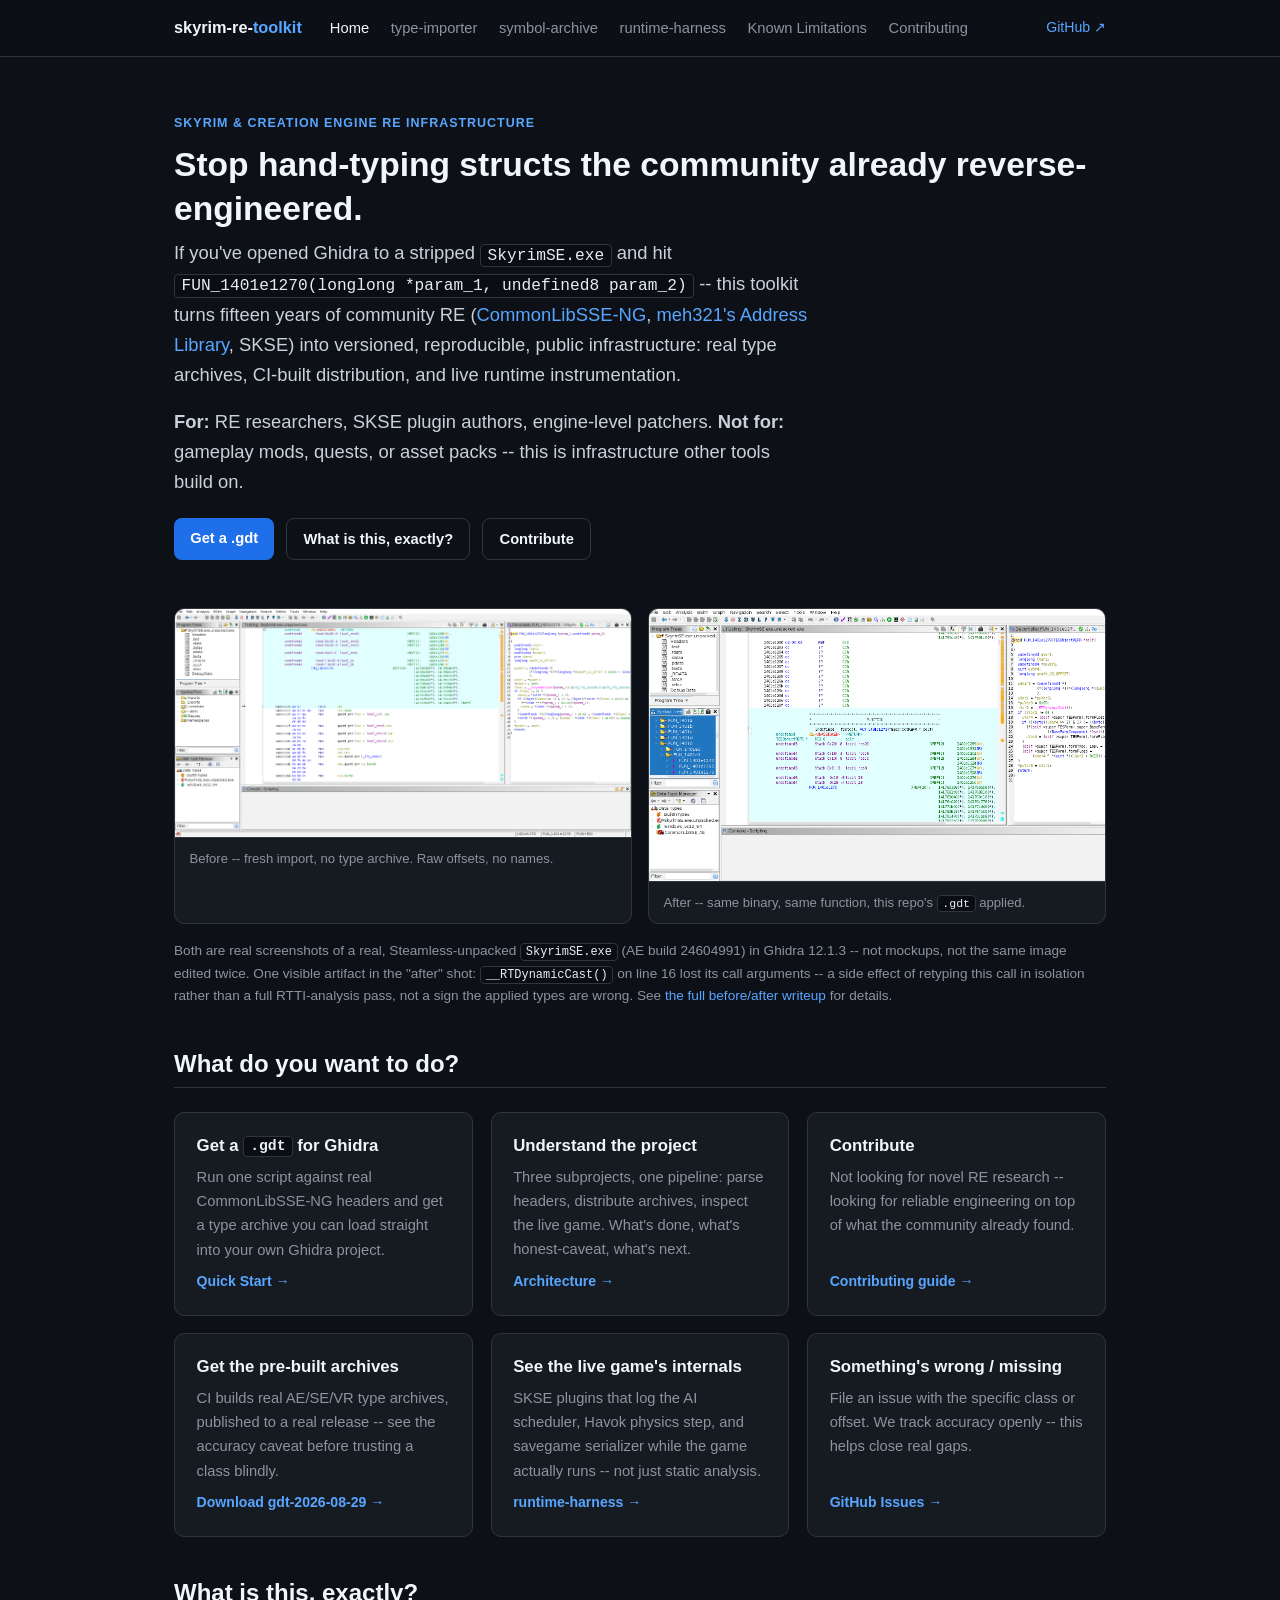
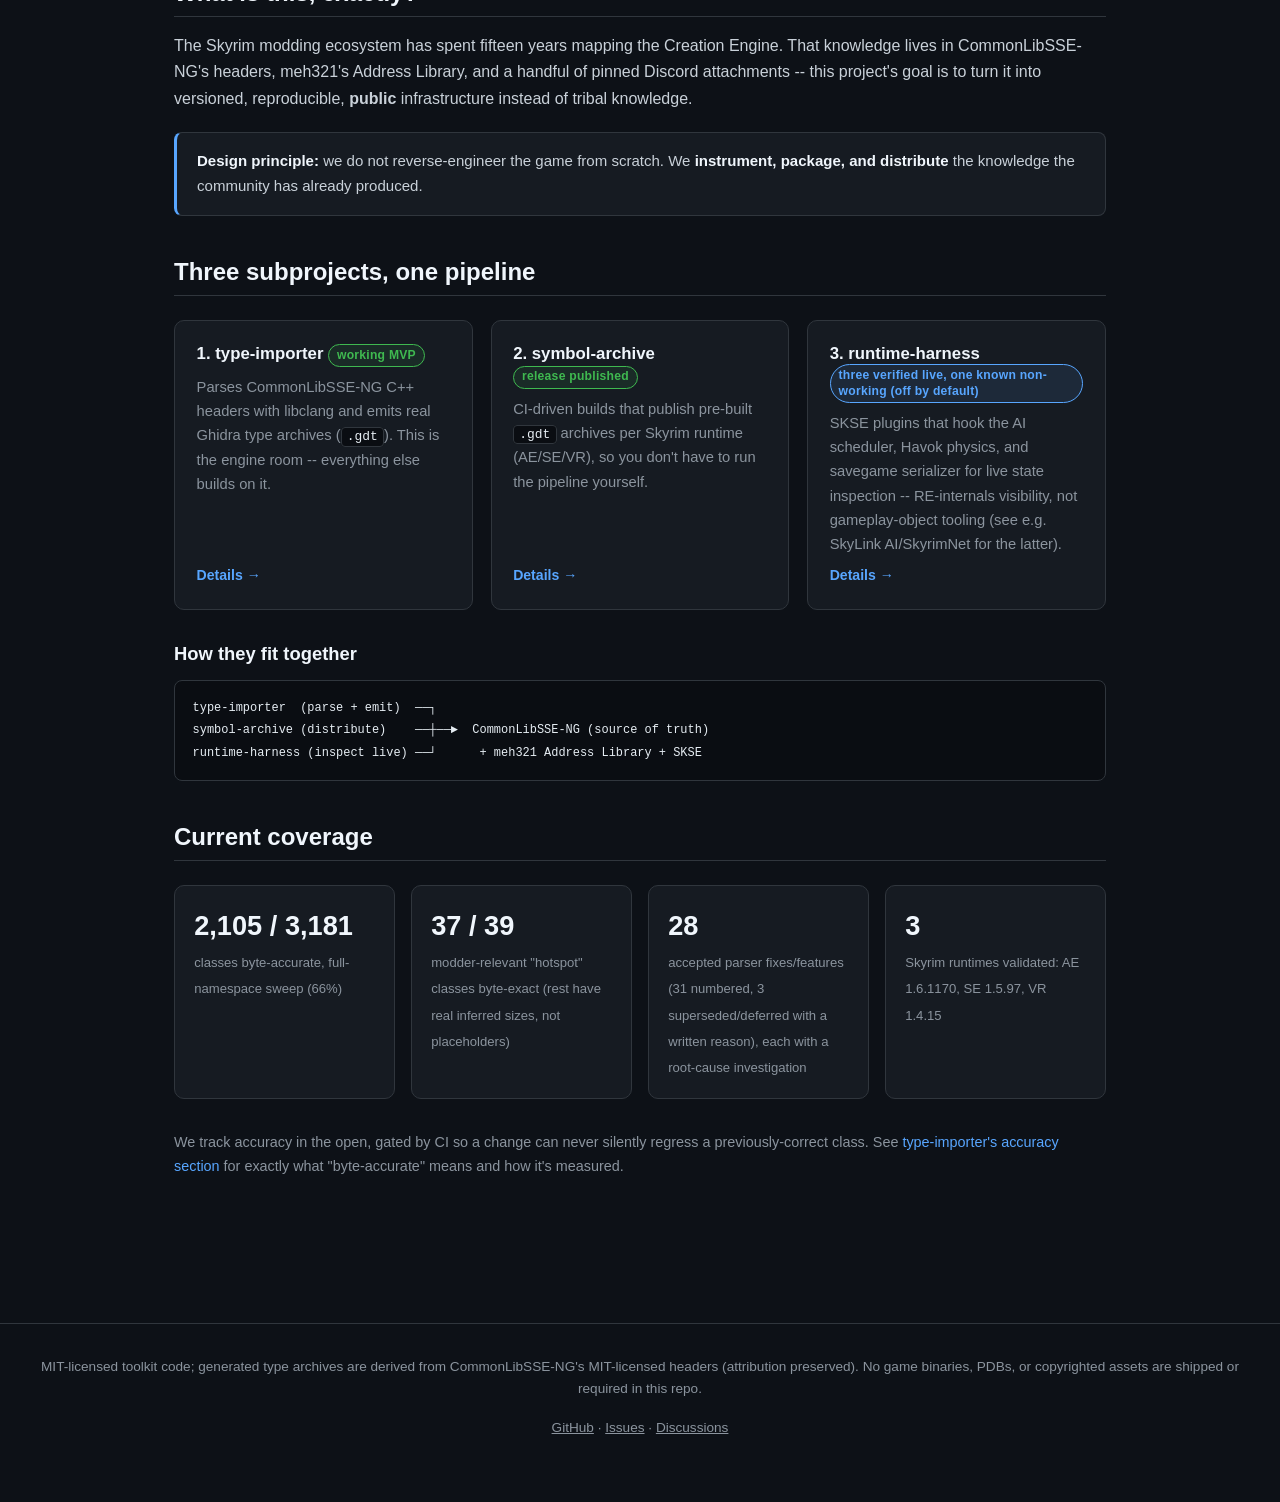
<file: docs/index.html>
<!doctype html>
<html lang="en">
<head>
<meta charset="utf-8">
<title>skyrim-re-toolkit -- reverse-engineering infrastructure for Skyrim</title>
<meta name="viewport" content="width=device-width, initial-scale=1">
<meta name="description" content="Type archives, distribution, and runtime instrumentation for Skyrim / Creation Engine reverse engineering -- built on CommonLibSSE-NG, the Address Library, and SKSE.">
<link rel="stylesheet" href="assets/css/style.css">
</head>
<body>

<div class="topbar">
  <div class="topbar-inner">
    <div class="topbar-brand">skyrim-re-<span>toolkit</span></div>
    <nav class="topbar-nav">
      <a href="index.html" class="active">Home</a>
      <a href="type-importer.html">type-importer</a>
      <a href="symbol-archive.html">symbol-archive</a>
      <a href="runtime-harness.html">runtime-harness</a>
      <a href="known-limitations.html">Known Limitations</a>
      <a href="contributing.html">Contributing</a>
    </nav>
    <div class="topbar-gh"><a href="https://github.com/ByteBard97/skyrim-re-toolkit">GitHub ↗</a></div>
  </div>
</div>

<main>

  <section class="hero">
    <div class="eyebrow">Skyrim &amp; Creation Engine RE infrastructure</div>
    <h1>Stop hand-typing structs the community already reverse-engineered.</h1>
    <p class="lede">
      If you've opened Ghidra to a stripped <code>SkyrimSE.exe</code> and hit
      <code>FUN_1401e1270(longlong *param_1, undefined8 param_2)</code> -- this toolkit
      turns fifteen years of community RE (<a href="https://github.com/CharmedBaryon/CommonLibSSE-NG">CommonLibSSE-NG</a>,
      <a href="https://github.com/meh321/AddressLibraryDatabase">meh321's Address Library</a>, SKSE) into
      versioned, reproducible, public infrastructure: real type archives, CI-built distribution, and
      live runtime instrumentation.
    </p>
    <p class="lede">
      <strong>For:</strong> RE researchers, SKSE plugin authors, engine-level patchers.
      <strong>Not for:</strong> gameplay mods, quests, or asset packs -- this is infrastructure other tools build on.
    </p>
    <div class="btn-row">
      <a class="btn" href="type-importer.html">Get a .gdt</a>
      <a class="btn-outline" href="#what-is-this">What is this, exactly?</a>
      <a class="btn-outline" href="contributing.html">Contribute</a>
    </div>
  </section>

  <div class="shot-pair">
    <div class="shot">
      <img src="assets/img/ghidra_untyped_decompile.png" alt="Ghidra decompiler showing an untyped function with raw pointer-offset arithmetic like (longlong)param_1 + 0x1a">
      <div class="shot-caption">Before -- fresh import, no type archive. Raw offsets, no names.</div>
    </div>
    <div class="shot">
      <img src="assets/img/ghidra_typed_decompile.png" alt="Ghidra decompiler showing the same function retyped to TESObjectREFR with self->super_TESForm.formFlags instead of raw offsets">
      <div class="shot-caption">After -- same binary, same function, this repo's <code>.gdt</code> applied.</div>
    </div>
  </div>
  <p style="font-size:0.85rem;color:var(--text-dim)">
    Both are real screenshots of a real, Steamless-unpacked <code>SkyrimSE.exe</code> (AE build 24604991) in
    Ghidra 12.1.3 -- not mockups, not the same image edited twice. One visible artifact in the "after" shot:
    <code>__RTDynamicCast()</code> on line 16 lost its call arguments -- a side effect of retyping this call in
    isolation rather than a full RTTI-analysis pass, not a sign the applied types are wrong. See
    <a href="type-importer.html#demo">the full before/after writeup</a> for details.
  </p>

  <h2 id="what-do-you-want-to-do">What do you want to do?</h2>
  <div class="card-grid">
    <div class="card">
      <h3>Get a <code>.gdt</code> for Ghidra</h3>
      <p>Run one script against real CommonLibSSE-NG headers and get a type archive you can load straight into your own Ghidra project.</p>
      <a class="card-cta" href="type-importer.html#quick-start">Quick Start →</a>
    </div>
    <div class="card">
      <h3>Understand the project</h3>
      <p>Three subprojects, one pipeline: parse headers, distribute archives, inspect the live game. What's done, what's honest-caveat, what's next.</p>
      <a class="card-cta" href="#architecture">Architecture →</a>
    </div>
    <div class="card">
      <h3>Contribute</h3>
      <p>Not looking for novel RE research -- looking for reliable engineering on top of what the community already found.</p>
      <a class="card-cta" href="contributing.html">Contributing guide →</a>
    </div>
    <div class="card">
      <h3>Get the pre-built archives</h3>
      <p>CI builds real AE/SE/VR type archives, published to a real release -- see the accuracy caveat before trusting a class blindly.</p>
      <a class="card-cta" href="https://github.com/ByteBard97/skyrim-re-toolkit/releases/tag/gdt-2026-08-29">Download gdt-2026-08-29 →</a>
    </div>
    <div class="card">
      <h3>See the live game's internals</h3>
      <p>SKSE plugins that log the AI scheduler, Havok physics step, and savegame serializer while the game actually runs -- not just static analysis.</p>
      <a class="card-cta" href="runtime-harness.html">runtime-harness →</a>
    </div>
    <div class="card">
      <h3>Something's wrong / missing</h3>
      <p>File an issue with the specific class or offset. We track accuracy openly -- this helps close real gaps.</p>
      <a class="card-cta" href="https://github.com/ByteBard97/skyrim-re-toolkit/issues">GitHub Issues →</a>
    </div>
  </div>

  <h2 id="what-is-this">What is this, exactly?</h2>
  <p>
    The Skyrim modding ecosystem has spent fifteen years mapping the Creation Engine. That knowledge
    lives in CommonLibSSE-NG's headers, meh321's Address Library, and a handful of pinned Discord
    attachments -- this project's goal is to turn it into versioned, reproducible, <strong>public</strong>
    infrastructure instead of tribal knowledge.
  </p>
  <div class="callout">
    <strong>Design principle:</strong> we do not reverse-engineer the game from scratch. We
    <strong>instrument, package, and distribute</strong> the knowledge the community has already produced.
  </div>

  <h2 id="architecture">Three subprojects, one pipeline</h2>
  <div class="card-grid">
    <div class="card">
      <h3>1. type-importer <span class="badge badge-good">working MVP</span></h3>
      <p>Parses CommonLibSSE-NG C++ headers with libclang and emits real Ghidra type archives (<code>.gdt</code>). This is the engine room -- everything else builds on it.</p>
      <a class="card-cta" href="type-importer.html">Details →</a>
    </div>
    <div class="card">
      <h3>2. symbol-archive <span class="badge badge-good">release published</span></h3>
      <p>CI-driven builds that publish pre-built <code>.gdt</code> archives per Skyrim runtime (AE/SE/VR), so you don't have to run the pipeline yourself.</p>
      <a class="card-cta" href="symbol-archive.html">Details →</a>
    </div>
    <div class="card">
      <h3>3. runtime-harness <span class="badge badge-progress">three verified live, one known non-working (off by default)</span></h3>
      <p>SKSE plugins that hook the AI scheduler, Havok physics, and savegame serializer for live state inspection -- RE-internals visibility, not gameplay-object tooling (see e.g. SkyLink AI/SkyrimNet for the latter).</p>
      <a class="card-cta" href="runtime-harness.html">Details →</a>
    </div>
  </div>

  <h3>How they fit together</h3>
  <pre><code>type-importer  (parse + emit)  ──┐
symbol-archive (distribute)    ──┼──►  CommonLibSSE-NG (source of truth)
runtime-harness (inspect live) ──┘      + meh321 Address Library + SKSE</code></pre>

  <h2 id="numbers">Current coverage</h2>
  <div class="stat-grid">
    <div class="stat"><span class="num">2,105 / 3,181</span><span class="label">classes byte-accurate, full-namespace sweep (66%)</span></div>
    <div class="stat"><span class="num">37 / 39</span><span class="label">modder-relevant "hotspot" classes byte-exact (rest have real inferred sizes, not placeholders)</span></div>
    <div class="stat"><span class="num">28</span><span class="label">accepted parser fixes/features (31 numbered, 3 superseded/deferred with a written reason), each with a root-cause investigation</span></div>
    <div class="stat"><span class="num">3</span><span class="label">Skyrim runtimes validated: AE 1.6.1170, SE 1.5.97, VR 1.4.15</span></div>
  </div>
  <p style="font-size:0.9rem;color:var(--text-dim)">
    We track accuracy in the open, gated by CI so a change can never silently regress a previously-correct
    class. See <a href="type-importer.html#accuracy">type-importer's accuracy section</a> for exactly what
    "byte-accurate" means and how it's measured.
  </p>

</main>

<footer>
  <p>MIT-licensed toolkit code; generated type archives are derived from CommonLibSSE-NG's MIT-licensed
  headers (attribution preserved). No game binaries, PDBs, or copyrighted assets are shipped or required in this repo.</p>
  <p>
    <a href="https://github.com/ByteBard97/skyrim-re-toolkit">GitHub</a> ·
    <a href="https://github.com/ByteBard97/skyrim-re-toolkit/issues">Issues</a> ·
    <a href="https://github.com/ByteBard97/skyrim-re-toolkit/discussions">Discussions</a>
  </p>
</footer>

</body>
</html>
</file>
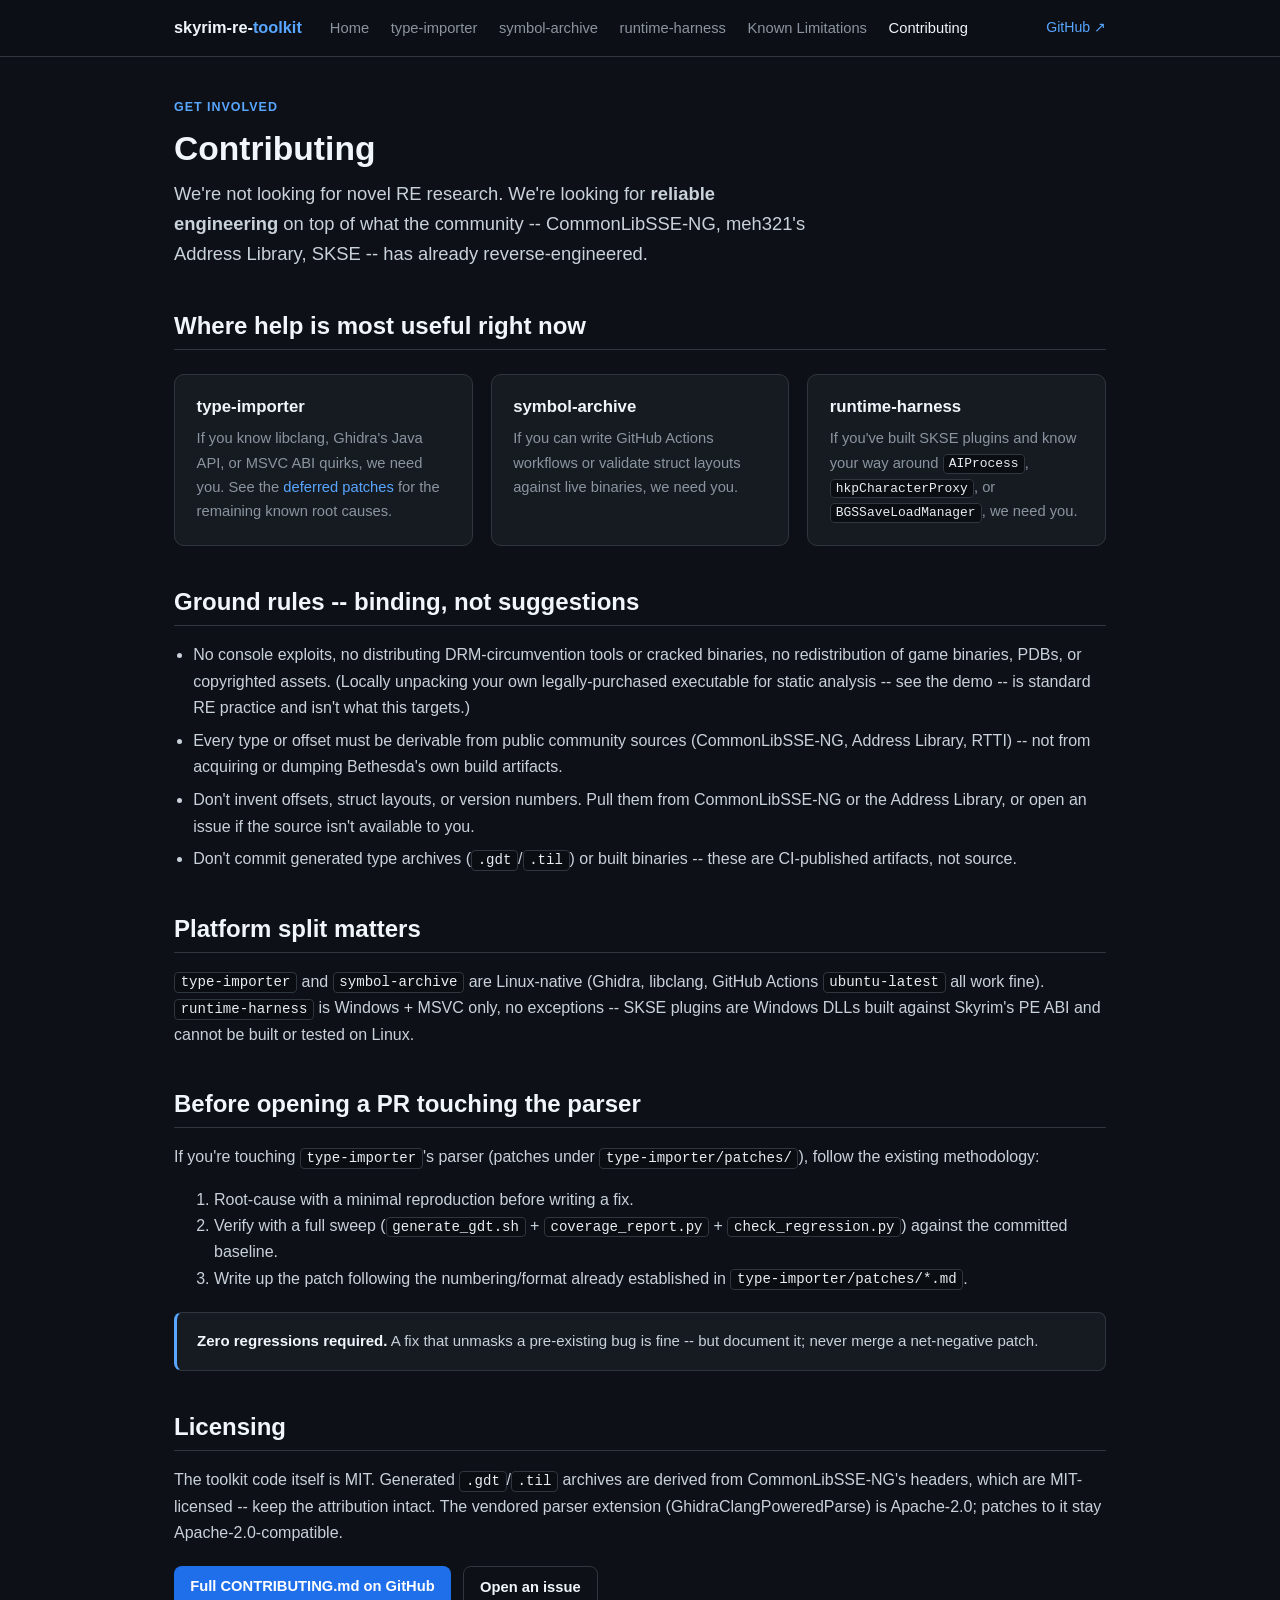
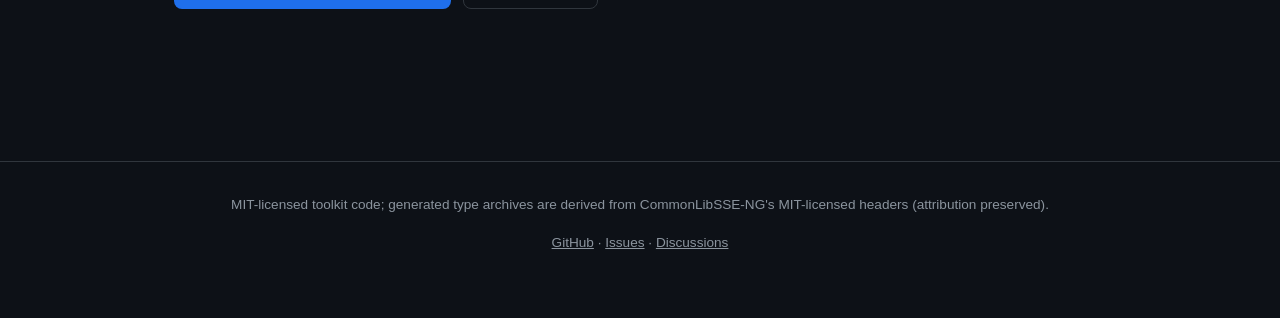
<file: docs/contributing.html>
<!doctype html>
<html lang="en">
<head>
<meta charset="utf-8">
<title>Contributing -- skyrim-re-toolkit</title>
<meta name="viewport" content="width=device-width, initial-scale=1">
<meta name="description" content="How to contribute to skyrim-re-toolkit: reliable engineering on top of community RE, not novel research.">
<link rel="stylesheet" href="assets/css/style.css">
</head>
<body>

<div class="topbar">
  <div class="topbar-inner">
    <div class="topbar-brand">skyrim-re-<span>toolkit</span></div>
    <nav class="topbar-nav">
      <a href="index.html">Home</a>
      <a href="type-importer.html">type-importer</a>
      <a href="symbol-archive.html">symbol-archive</a>
      <a href="runtime-harness.html">runtime-harness</a>
      <a href="known-limitations.html">Known Limitations</a>
      <a href="contributing.html" class="active">Contributing</a>
    </nav>
    <div class="topbar-gh"><a href="https://github.com/ByteBard97/skyrim-re-toolkit">GitHub ↗</a></div>
  </div>
</div>

<main>

  <div class="eyebrow">Get involved</div>
  <h1>Contributing</h1>
  <p class="lede">
    We're not looking for novel RE research. We're looking for <strong>reliable engineering</strong> on
    top of what the community -- CommonLibSSE-NG, meh321's Address Library, SKSE -- has already
    reverse-engineered.
  </p>

  <h2>Where help is most useful right now</h2>
  <div class="card-grid">
    <div class="card">
      <h3>type-importer</h3>
      <p>If you know libclang, Ghidra's Java API, or MSVC ABI quirks, we need you. See the
      <a href="type-importer.html#accuracy">deferred patches</a> for the remaining known root causes.</p>
    </div>
    <div class="card">
      <h3>symbol-archive</h3>
      <p>If you can write GitHub Actions workflows or validate struct layouts against live binaries, we need you.</p>
    </div>
    <div class="card">
      <h3>runtime-harness</h3>
      <p>If you've built SKSE plugins and know your way around <code>AIProcess</code>,
      <code>hkpCharacterProxy</code>, or <code>BGSSaveLoadManager</code>, we need you.</p>
    </div>
  </div>

  <h2>Ground rules -- binding, not suggestions</h2>
  <ul class="plain">
    <li>No console exploits, no distributing DRM-circumvention tools or cracked binaries, no redistribution of game binaries, PDBs, or copyrighted assets. (Locally unpacking your own legally-purchased executable for static analysis -- see the demo -- is standard RE practice and isn't what this targets.)</li>
    <li>Every type or offset must be derivable from public community sources (CommonLibSSE-NG, Address Library, RTTI) -- not from acquiring or dumping Bethesda's own build artifacts.</li>
    <li>Don't invent offsets, struct layouts, or version numbers. Pull them from CommonLibSSE-NG or the Address Library, or open an issue if the source isn't available to you.</li>
    <li>Don't commit generated type archives (<code>.gdt</code>/<code>.til</code>) or built binaries -- these are CI-published artifacts, not source.</li>
  </ul>

  <h2>Platform split matters</h2>
  <p>
    <code>type-importer</code> and <code>symbol-archive</code> are Linux-native (Ghidra, libclang,
    GitHub Actions <code>ubuntu-latest</code> all work fine). <code>runtime-harness</code> is Windows +
    MSVC only, no exceptions -- SKSE plugins are Windows DLLs built against Skyrim's PE ABI and cannot
    be built or tested on Linux.
  </p>

  <h2>Before opening a PR touching the parser</h2>
  <p>
    If you're touching <code>type-importer</code>'s parser (patches under
    <code>type-importer/patches/</code>), follow the existing methodology:
  </p>
  <ol>
    <li>Root-cause with a minimal reproduction before writing a fix.</li>
    <li>Verify with a full sweep (<code>generate_gdt.sh</code> + <code>coverage_report.py</code> + <code>check_regression.py</code>) against the committed baseline.</li>
    <li>Write up the patch following the numbering/format already established in <code>type-importer/patches/*.md</code>.</li>
  </ol>
  <div class="callout">
    <strong>Zero regressions required.</strong> A fix that unmasks a pre-existing bug is fine -- but
    document it; never merge a net-negative patch.
  </div>

  <h2>Licensing</h2>
  <p>
    The toolkit code itself is MIT. Generated <code>.gdt</code>/<code>.til</code> archives are derived
    from CommonLibSSE-NG's headers, which are MIT-licensed -- keep the attribution intact. The vendored
    parser extension (GhidraClangPoweredParse) is Apache-2.0; patches to it stay Apache-2.0-compatible.
  </p>

  <div class="btn-row">
    <a class="btn" href="https://github.com/ByteBard97/skyrim-re-toolkit/blob/master/CONTRIBUTING.md">Full CONTRIBUTING.md on GitHub</a>
    <a class="btn-outline" href="https://github.com/ByteBard97/skyrim-re-toolkit/issues">Open an issue</a>
  </div>

</main>

<footer>
  <p>MIT-licensed toolkit code; generated type archives are derived from CommonLibSSE-NG's MIT-licensed
  headers (attribution preserved).</p>
  <p>
    <a href="https://github.com/ByteBard97/skyrim-re-toolkit">GitHub</a> ·
    <a href="https://github.com/ByteBard97/skyrim-re-toolkit/issues">Issues</a> ·
    <a href="https://github.com/ByteBard97/skyrim-re-toolkit/discussions">Discussions</a>
  </p>
</footer>

</body>
</html>
</file>
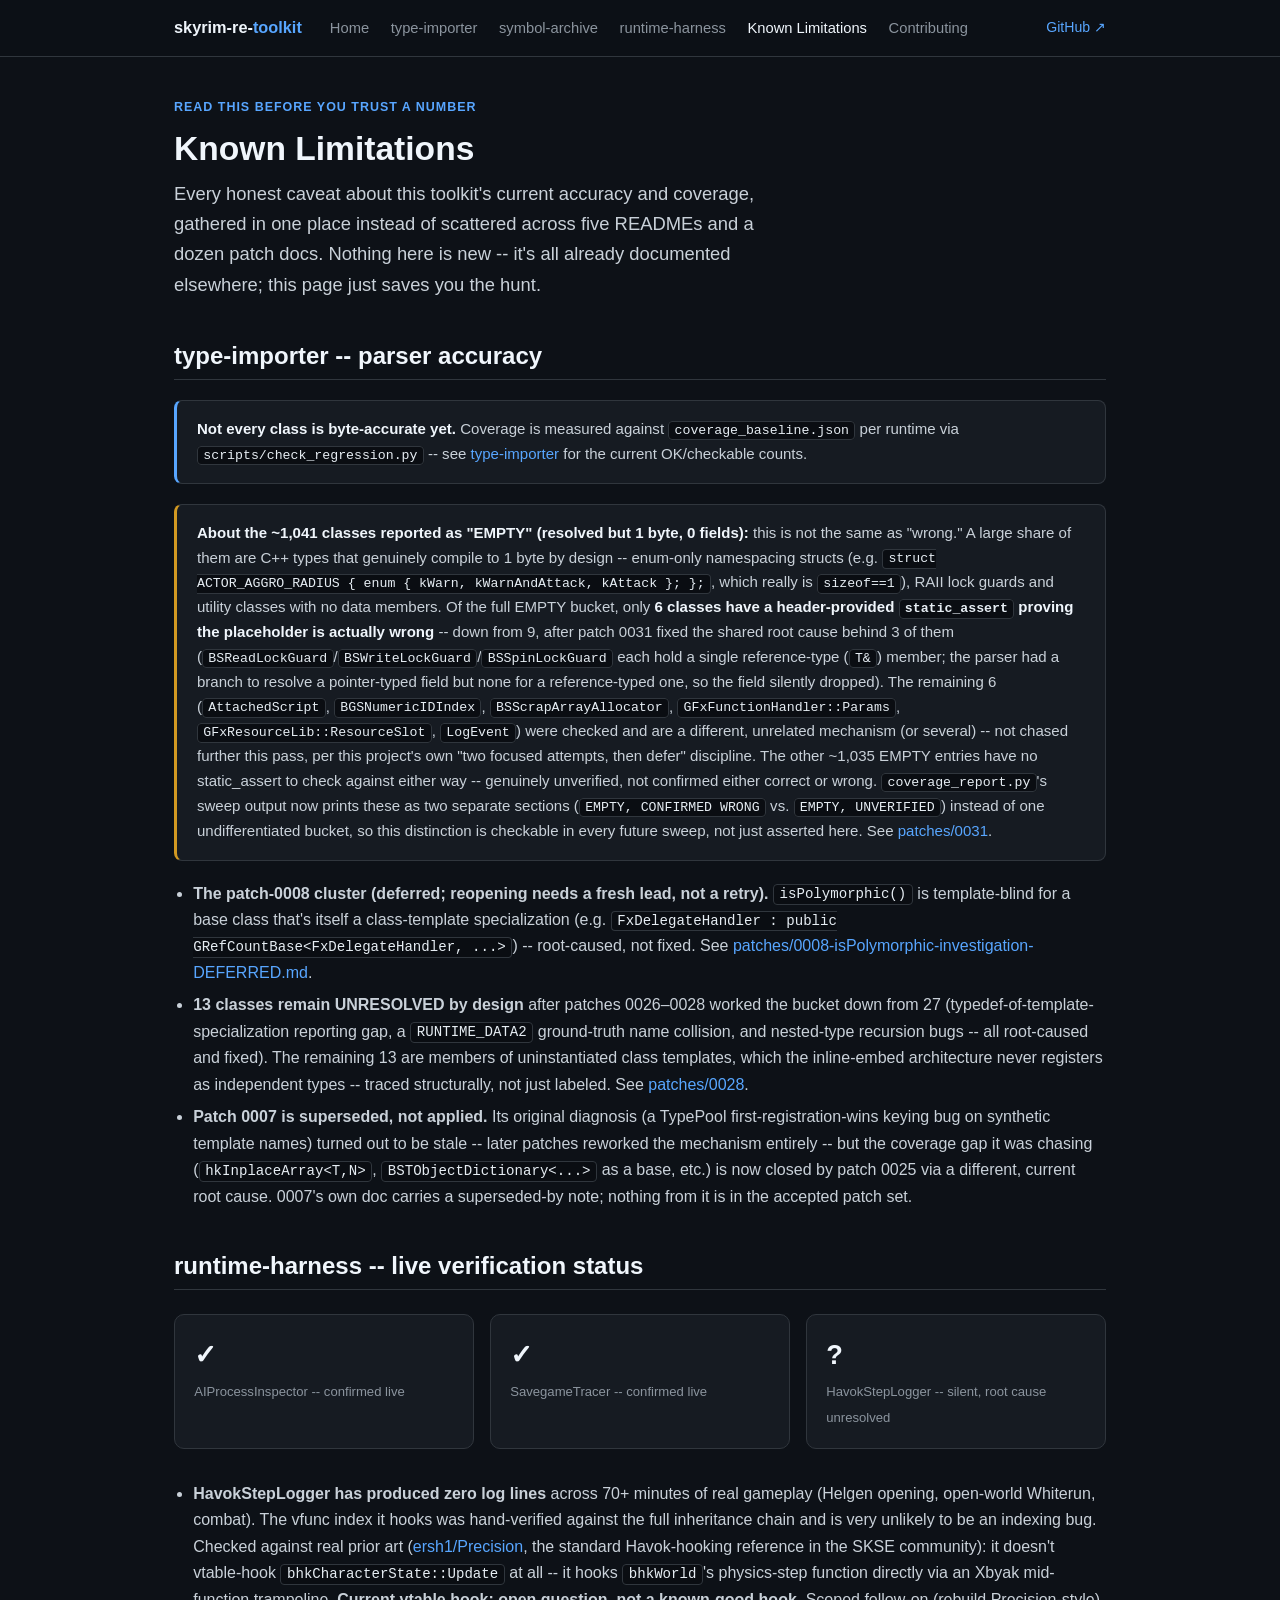
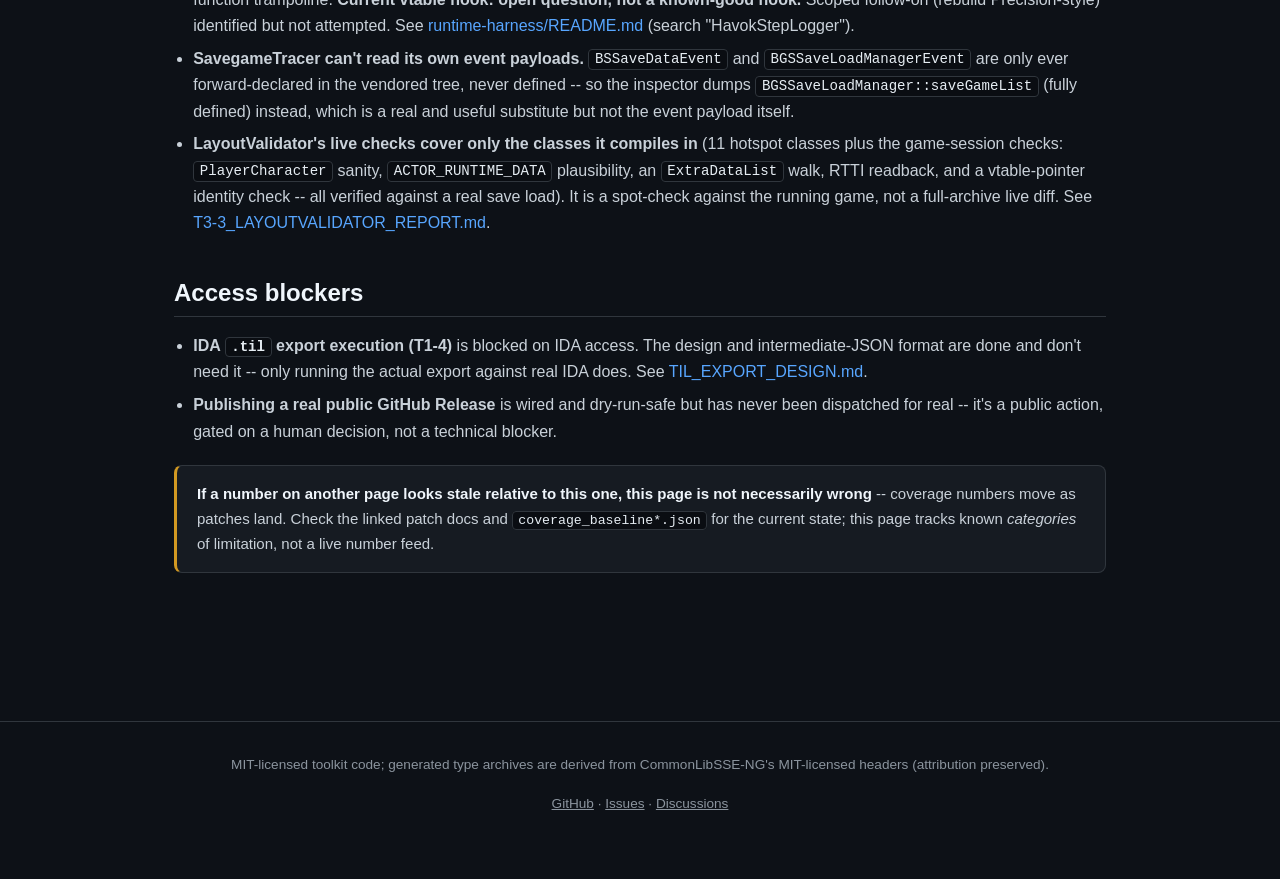
<file: docs/known-limitations.html>
<!doctype html>
<html lang="en">
<head>
<meta charset="utf-8">
<title>Known Limitations -- skyrim-re-toolkit</title>
<meta name="viewport" content="width=device-width, initial-scale=1">
<meta name="description" content="Every honest caveat about skyrim-re-toolkit's current accuracy and coverage, in one place, with links to the underlying evidence.">
<link rel="stylesheet" href="assets/css/style.css">
</head>
<body>

<div class="topbar">
  <div class="topbar-inner">
    <div class="topbar-brand">skyrim-re-<span>toolkit</span></div>
    <nav class="topbar-nav">
      <a href="index.html">Home</a>
      <a href="type-importer.html">type-importer</a>
      <a href="symbol-archive.html">symbol-archive</a>
      <a href="runtime-harness.html">runtime-harness</a>
      <a href="known-limitations.html" class="active">Known Limitations</a>
      <a href="contributing.html">Contributing</a>
    </nav>
    <div class="topbar-gh"><a href="https://github.com/ByteBard97/skyrim-re-toolkit">GitHub ↗</a></div>
  </div>
</div>

<main>

  <div class="eyebrow">Read this before you trust a number</div>
  <h1>Known Limitations</h1>
  <p class="lede">
    Every honest caveat about this toolkit's current accuracy and coverage, gathered in one place
    instead of scattered across five READMEs and a dozen patch docs. Nothing here is new -- it's all
    already documented elsewhere; this page just saves you the hunt.
  </p>

  <h2>type-importer -- parser accuracy</h2>

  <div class="callout">
    <strong>Not every class is byte-accurate yet.</strong> Coverage is measured against
    <code>coverage_baseline.json</code> per runtime via <code>scripts/check_regression.py</code> -- see
    <a href="type-importer.html">type-importer</a> for the current OK/checkable counts.
  </div>

  <div class="callout warn">
    <strong>About the ~1,041 classes reported as "EMPTY" (resolved but 1 byte, 0 fields):</strong>
    this is not the same as "wrong." A large share of them are C++ types that genuinely compile
    to 1 byte by design -- enum-only namespacing structs (e.g. <code>struct ACTOR_AGGRO_RADIUS { enum
    { kWarn, kWarnAndAttack, kAttack }; };</code>, which really is <code>sizeof==1</code>), RAII lock
    guards and utility classes with no data members. Of the full EMPTY bucket, only <strong>6 classes
    have a header-provided <code>static_assert</code> proving the placeholder is actually wrong</strong>
    -- down from 9, after patch 0031 fixed the shared root cause behind 3 of them
    (<code>BSReadLockGuard</code>/<code>BSWriteLockGuard</code>/<code>BSSpinLockGuard</code> each hold a
    single reference-type (<code>T&amp;</code>) member; the parser had a branch to resolve a pointer-typed
    field but none for a reference-typed one, so the field silently dropped). The remaining 6
    (<code>AttachedScript</code>, <code>BGSNumericIDIndex</code>, <code>BSScrapArrayAllocator</code>,
    <code>GFxFunctionHandler::Params</code>, <code>GFxResourceLib::ResourceSlot</code>, <code>LogEvent</code>)
    were checked and are a different, unrelated mechanism (or several) -- not chased further this pass,
    per this project's own "two focused attempts, then defer" discipline. The other ~1,035 EMPTY entries
    have no static_assert to check against either way -- genuinely unverified, not confirmed either correct
    or wrong. <code>coverage_report.py</code>'s sweep output now prints these as two separate sections
    (<code>EMPTY, CONFIRMED WRONG</code> vs. <code>EMPTY, UNVERIFIED</code>) instead of one undifferentiated
    bucket, so this distinction is checkable in every future sweep, not just asserted here. See
    <a href="https://github.com/ByteBard97/skyrim-re-toolkit/blob/master/type-importer/patches/0031-fix-reference-type-fields.md">patches/0031</a>.
  </div>

  <ul class="plain">
    <li>
      <strong>The patch-0008 cluster (deferred; reopening needs a fresh lead, not a retry).</strong>
      <code>isPolymorphic()</code> is template-blind for a base class that's itself a class-template
      specialization (e.g. <code>FxDelegateHandler : public GRefCountBase&lt;FxDelegateHandler, ...&gt;</code>)
      -- root-caused, not fixed. See
      <a href="https://github.com/ByteBard97/skyrim-re-toolkit/blob/master/type-importer/patches/0008-isPolymorphic-investigation-DEFERRED.md">patches/0008-isPolymorphic-investigation-DEFERRED.md</a>.
    </li>
    <li>
      <strong>13 classes remain UNRESOLVED by design</strong> after patches 0026–0028 worked the bucket
      down from 27 (typedef-of-template-specialization reporting gap, a <code>RUNTIME_DATA2</code>
      ground-truth name collision, and nested-type recursion bugs -- all root-caused and fixed). The
      remaining 13 are members of uninstantiated class templates, which the inline-embed architecture
      never registers as independent types -- traced structurally, not just labeled. See
      <a href="https://github.com/ByteBard97/skyrim-re-toolkit/blob/master/type-importer/patches/0028-fix-parseunion-nested-types.md">patches/0028</a>.
    </li>
    <li>
      <strong>Patch 0007 is superseded, not applied.</strong> Its original diagnosis (a TypePool
      first-registration-wins keying bug on synthetic template names) turned out to be stale -- later
      patches reworked the mechanism entirely -- but the coverage gap it was chasing
      (<code>hkInplaceArray&lt;T,N&gt;</code>, <code>BSTObjectDictionary&lt;...&gt;</code> as a base, etc.)
      is now closed by patch 0025 via a different, current root cause. 0007's own doc carries a
      superseded-by note; nothing from it is in the accepted patch set.
    </li>
  </ul>

  <h2>runtime-harness -- live verification status</h2>

  <div class="stat-grid">
    <div class="stat"><span class="num">✓</span><span class="label">AIProcessInspector -- confirmed live</span></div>
    <div class="stat"><span class="num">✓</span><span class="label">SavegameTracer -- confirmed live</span></div>
    <div class="stat"><span class="num">?</span><span class="label">HavokStepLogger -- silent, root cause unresolved</span></div>
  </div>

  <ul class="plain">
    <li>
      <strong>HavokStepLogger has produced zero log lines</strong> across 70+ minutes of real gameplay
      (Helgen opening, open-world Whiterun, combat). The vfunc index it hooks was hand-verified against
      the full inheritance chain and is very unlikely to be an indexing bug. Checked against real prior
      art (<a href="https://github.com/ersh1/Precision">ersh1/Precision</a>, the standard Havok-hooking
      reference in the SKSE community): it doesn't vtable-hook <code>bhkCharacterState::Update</code> at
      all -- it hooks <code>bhkWorld</code>'s physics-step function directly via an Xbyak mid-function
      trampoline. <strong>Current vtable hook: open question, not a known-good hook.</strong> Scoped
      follow-on (rebuild Precision-style) identified but not attempted. See
      <a href="https://github.com/ByteBard97/skyrim-re-toolkit/blob/master/runtime-harness/README.md">runtime-harness/README.md</a> (search "HavokStepLogger").
    </li>
    <li>
      <strong>SavegameTracer can't read its own event payloads.</strong> <code>BSSaveDataEvent</code> and
      <code>BGSSaveLoadManagerEvent</code> are only ever forward-declared in the vendored tree, never
      defined -- so the inspector dumps <code>BGSSaveLoadManager::saveGameList</code> (fully defined)
      instead, which is a real and useful substitute but not the event payload itself.
    </li>
    <li>
      <strong>LayoutValidator's live checks cover only the classes it compiles in</strong> (11 hotspot
      classes plus the game-session checks: <code>PlayerCharacter</code> sanity,
      <code>ACTOR_RUNTIME_DATA</code> plausibility, an <code>ExtraDataList</code> walk, RTTI readback,
      and a vtable-pointer identity check -- all verified against a real save load). It is a spot-check
      against the running game, not a full-archive live diff. See
      <a href="https://github.com/ByteBard97/skyrim-re-toolkit/blob/master/runtime-harness/docs/T3-3_LAYOUTVALIDATOR_REPORT.md">T3-3_LAYOUTVALIDATOR_REPORT.md</a>.
    </li>
  </ul>

  <h2>Access blockers</h2>
  <ul class="plain">
    <li>
      <strong>IDA <code>.til</code> export execution (T1-4)</strong> is blocked on IDA access. The design
      and intermediate-JSON format are done and don't need it -- only running the actual export against
      real IDA does. See
      <a href="https://github.com/ByteBard97/skyrim-re-toolkit/blob/master/type-importer/TIL_EXPORT_DESIGN.md">TIL_EXPORT_DESIGN.md</a>.
    </li>
    <li>
      <strong>Publishing a real public GitHub Release</strong> is wired and dry-run-safe but has never
      been dispatched for real -- it's a public action, gated on a human decision, not a technical blocker.
    </li>
  </ul>

  <div class="callout warn">
    <strong>If a number on another page looks stale relative to this one, this page is not necessarily
    wrong</strong> -- coverage numbers move as patches land. Check the linked patch docs and
    <code>coverage_baseline*.json</code> for the current state; this page tracks known <em>categories</em>
    of limitation, not a live number feed.
  </div>

</main>

<footer>
  <p>MIT-licensed toolkit code; generated type archives are derived from CommonLibSSE-NG's MIT-licensed
  headers (attribution preserved).</p>
  <p>
    <a href="https://github.com/ByteBard97/skyrim-re-toolkit">GitHub</a> ·
    <a href="https://github.com/ByteBard97/skyrim-re-toolkit/issues">Issues</a> ·
    <a href="https://github.com/ByteBard97/skyrim-re-toolkit/discussions">Discussions</a>
  </p>
</footer>

</body>
</html>
</file>
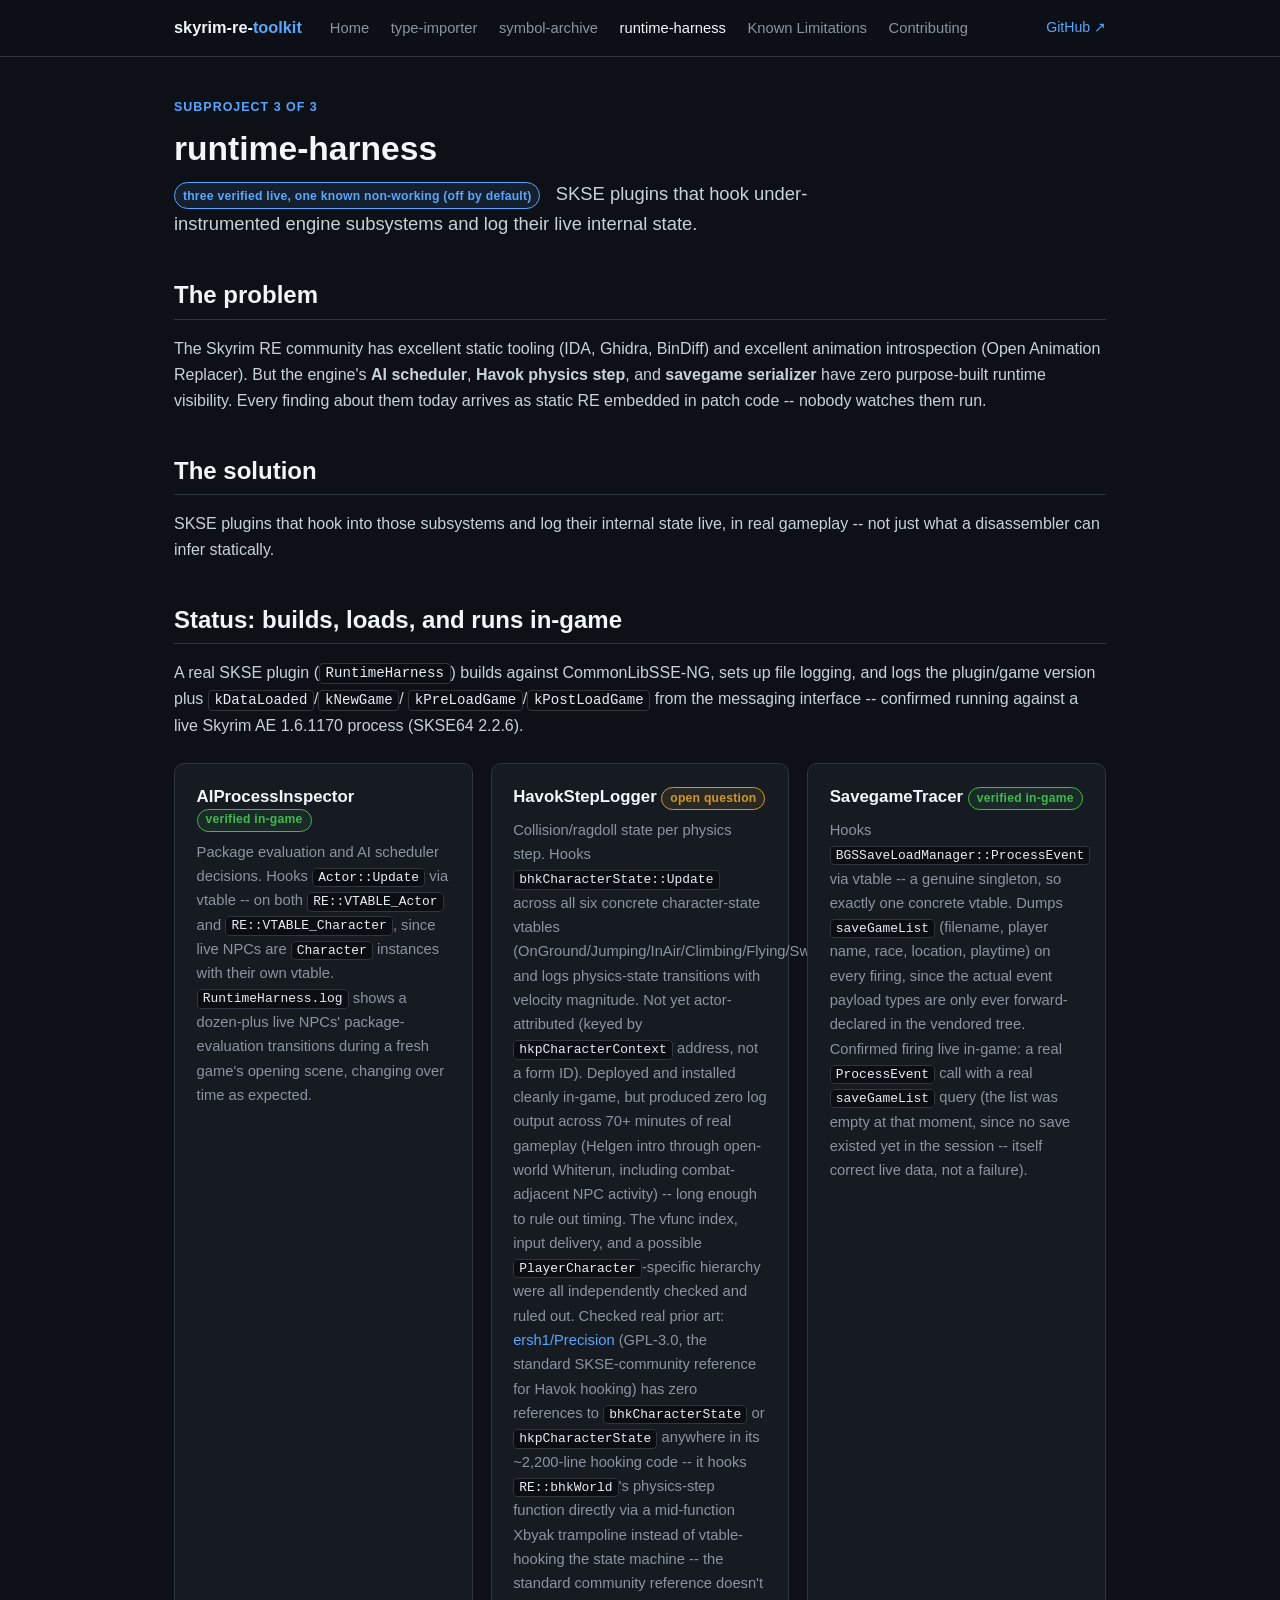
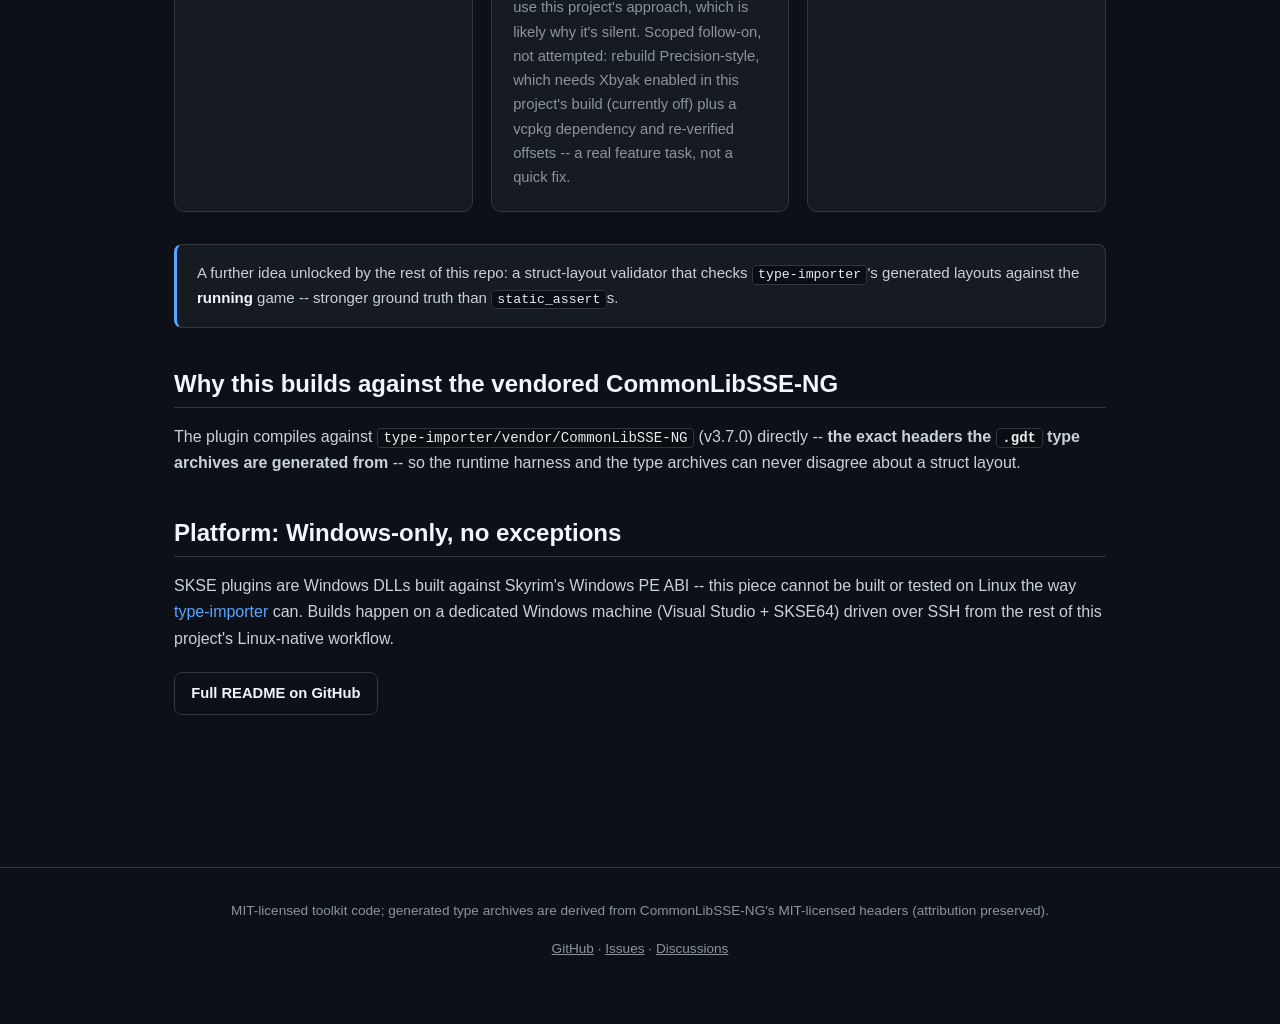
<file: docs/runtime-harness.html>
<!doctype html>
<html lang="en">
<head>
<meta charset="utf-8">
<title>runtime-harness -- skyrim-re-toolkit</title>
<meta name="viewport" content="width=device-width, initial-scale=1">
<meta name="description" content="SKSE plugins for live Creation Engine state inspection -- the AI scheduler, Havok physics step, and savegame serializer, instrumented while the game actually runs.">
<link rel="stylesheet" href="assets/css/style.css">
</head>
<body>

<div class="topbar">
  <div class="topbar-inner">
    <div class="topbar-brand">skyrim-re-<span>toolkit</span></div>
    <nav class="topbar-nav">
      <a href="index.html">Home</a>
      <a href="type-importer.html">type-importer</a>
      <a href="symbol-archive.html">symbol-archive</a>
      <a href="runtime-harness.html" class="active">runtime-harness</a>
      <a href="known-limitations.html">Known Limitations</a>
      <a href="contributing.html">Contributing</a>
    </nav>
    <div class="topbar-gh"><a href="https://github.com/ByteBard97/skyrim-re-toolkit">GitHub ↗</a></div>
  </div>
</div>

<main>

  <div class="eyebrow">Subproject 3 of 3</div>
  <h1>runtime-harness</h1>
  <p class="lede"><span class="badge badge-progress">three verified live, one known non-working (off by default)</span> &nbsp; SKSE plugins that hook under-instrumented engine subsystems and log their live internal state.</p>

  <h2>The problem</h2>
  <p>
    The Skyrim RE community has excellent static tooling (IDA, Ghidra, BinDiff) and excellent animation
    introspection (Open Animation Replacer). But the engine's <strong>AI scheduler</strong>,
    <strong>Havok physics step</strong>, and <strong>savegame serializer</strong> have zero purpose-built
    runtime visibility. Every finding about them today arrives as static RE embedded in patch code --
    nobody watches them run.
  </p>

  <h2>The solution</h2>
  <p>
    SKSE plugins that hook into those subsystems and log their internal state live, in real gameplay --
    not just what a disassembler can infer statically.
  </p>

  <h2>Status: builds, loads, and runs in-game</h2>
  <p>
    A real SKSE plugin (<code>RuntimeHarness</code>) builds against CommonLibSSE-NG, sets up file
    logging, and logs the plugin/game version plus <code>kDataLoaded</code>/<code>kNewGame</code>/
    <code>kPreLoadGame</code>/<code>kPostLoadGame</code> from the messaging interface -- confirmed running
    against a live Skyrim AE 1.6.1170 process (SKSE64 2.2.6).
  </p>

  <div class="card-grid">
    <div class="card">
      <h3>AIProcessInspector <span class="badge badge-good">verified in-game</span></h3>
      <p>Package evaluation and AI scheduler decisions. Hooks <code>Actor::Update</code> via vtable -- on
      both <code>RE::VTABLE_Actor</code> and <code>RE::VTABLE_Character</code>, since live NPCs are
      <code>Character</code> instances with their own vtable. <code>RuntimeHarness.log</code> shows a
      dozen-plus live NPCs' package-evaluation transitions during a fresh game's opening scene, changing
      over time as expected.</p>
    </div>
    <div class="card">
      <h3>HavokStepLogger <span class="badge badge-warn">open question</span></h3>
      <p>Collision/ragdoll state per physics step. Hooks <code>bhkCharacterState::Update</code> across all
      six concrete character-state vtables (OnGround/Jumping/InAir/Climbing/Flying/Swimming) and logs
      physics-state transitions with velocity magnitude. Not yet actor-attributed (keyed by
      <code>hkpCharacterContext</code> address, not a form ID). Deployed and installed cleanly in-game, but
      produced zero log output across 70+ minutes of real gameplay (Helgen intro through open-world
      Whiterun, including combat-adjacent NPC activity) -- long enough to rule out timing. The vfunc index,
      input delivery, and a possible <code>PlayerCharacter</code>-specific hierarchy were all independently
      checked and ruled out. Checked real prior art:
      <a href="https://github.com/ersh1/Precision">ersh1/Precision</a> (GPL-3.0, the standard
      SKSE-community reference for Havok hooking) has zero references to <code>bhkCharacterState</code> or
      <code>hkpCharacterState</code> anywhere in its ~2,200-line hooking code -- it hooks
      <code>RE::bhkWorld</code>'s physics-step function directly via a mid-function Xbyak trampoline
      instead of vtable-hooking the state machine -- the standard community reference doesn't use this project's approach, which is likely why it's silent.
      Scoped follow-on, not attempted: rebuild Precision-style, which needs Xbyak enabled in this project's
      build (currently off) plus a vcpkg dependency and re-verified offsets -- a real feature task, not a
      quick fix.</p>
    </div>
    <div class="card">
      <h3>SavegameTracer <span class="badge badge-good">verified in-game</span></h3>
      <p>Hooks <code>BGSSaveLoadManager::ProcessEvent</code> via vtable -- a genuine singleton, so exactly
      one concrete vtable. Dumps <code>saveGameList</code> (filename, player name, race, location,
      playtime) on every firing, since the actual event payload types are only ever forward-declared in
      the vendored tree. Confirmed firing live in-game: a real <code>ProcessEvent</code> call with a real
      <code>saveGameList</code> query (the list was empty at that moment, since no save existed yet in the
      session -- itself correct live data, not a failure).</p>
    </div>
  </div>

  <div class="callout">
    A further idea unlocked by the rest of this repo: a struct-layout validator that checks
    <a href="type-importer.html"><code>type-importer</code></a>'s generated layouts against the
    <strong>running</strong> game -- stronger ground truth than <code>static_assert</code>s.
  </div>

  <h2>Why this builds against the vendored CommonLibSSE-NG</h2>
  <p>
    The plugin compiles against <code>type-importer/vendor/CommonLibSSE-NG</code> (v3.7.0) directly --
    <strong>the exact headers the <code>.gdt</code> type archives are generated from</strong> -- so the
    runtime harness and the type archives can never disagree about a struct layout.
  </p>

  <h2>Platform: Windows-only, no exceptions</h2>
  <p>
    SKSE plugins are Windows DLLs built against Skyrim's Windows PE ABI -- this piece cannot be built or
    tested on Linux the way <a href="type-importer.html">type-importer</a> can. Builds happen on a
    dedicated Windows machine (Visual Studio + SKSE64) driven over SSH from the rest of this project's
    Linux-native workflow.
  </p>

  <div class="btn-row">
    <a class="btn-outline" href="https://github.com/ByteBard97/skyrim-re-toolkit/blob/master/runtime-harness/README.md">Full README on GitHub</a>
  </div>

</main>

<footer>
  <p>MIT-licensed toolkit code; generated type archives are derived from CommonLibSSE-NG's MIT-licensed
  headers (attribution preserved).</p>
  <p>
    <a href="https://github.com/ByteBard97/skyrim-re-toolkit">GitHub</a> ·
    <a href="https://github.com/ByteBard97/skyrim-re-toolkit/issues">Issues</a> ·
    <a href="https://github.com/ByteBard97/skyrim-re-toolkit/discussions">Discussions</a>
  </p>
</footer>

</body>
</html>
</file>
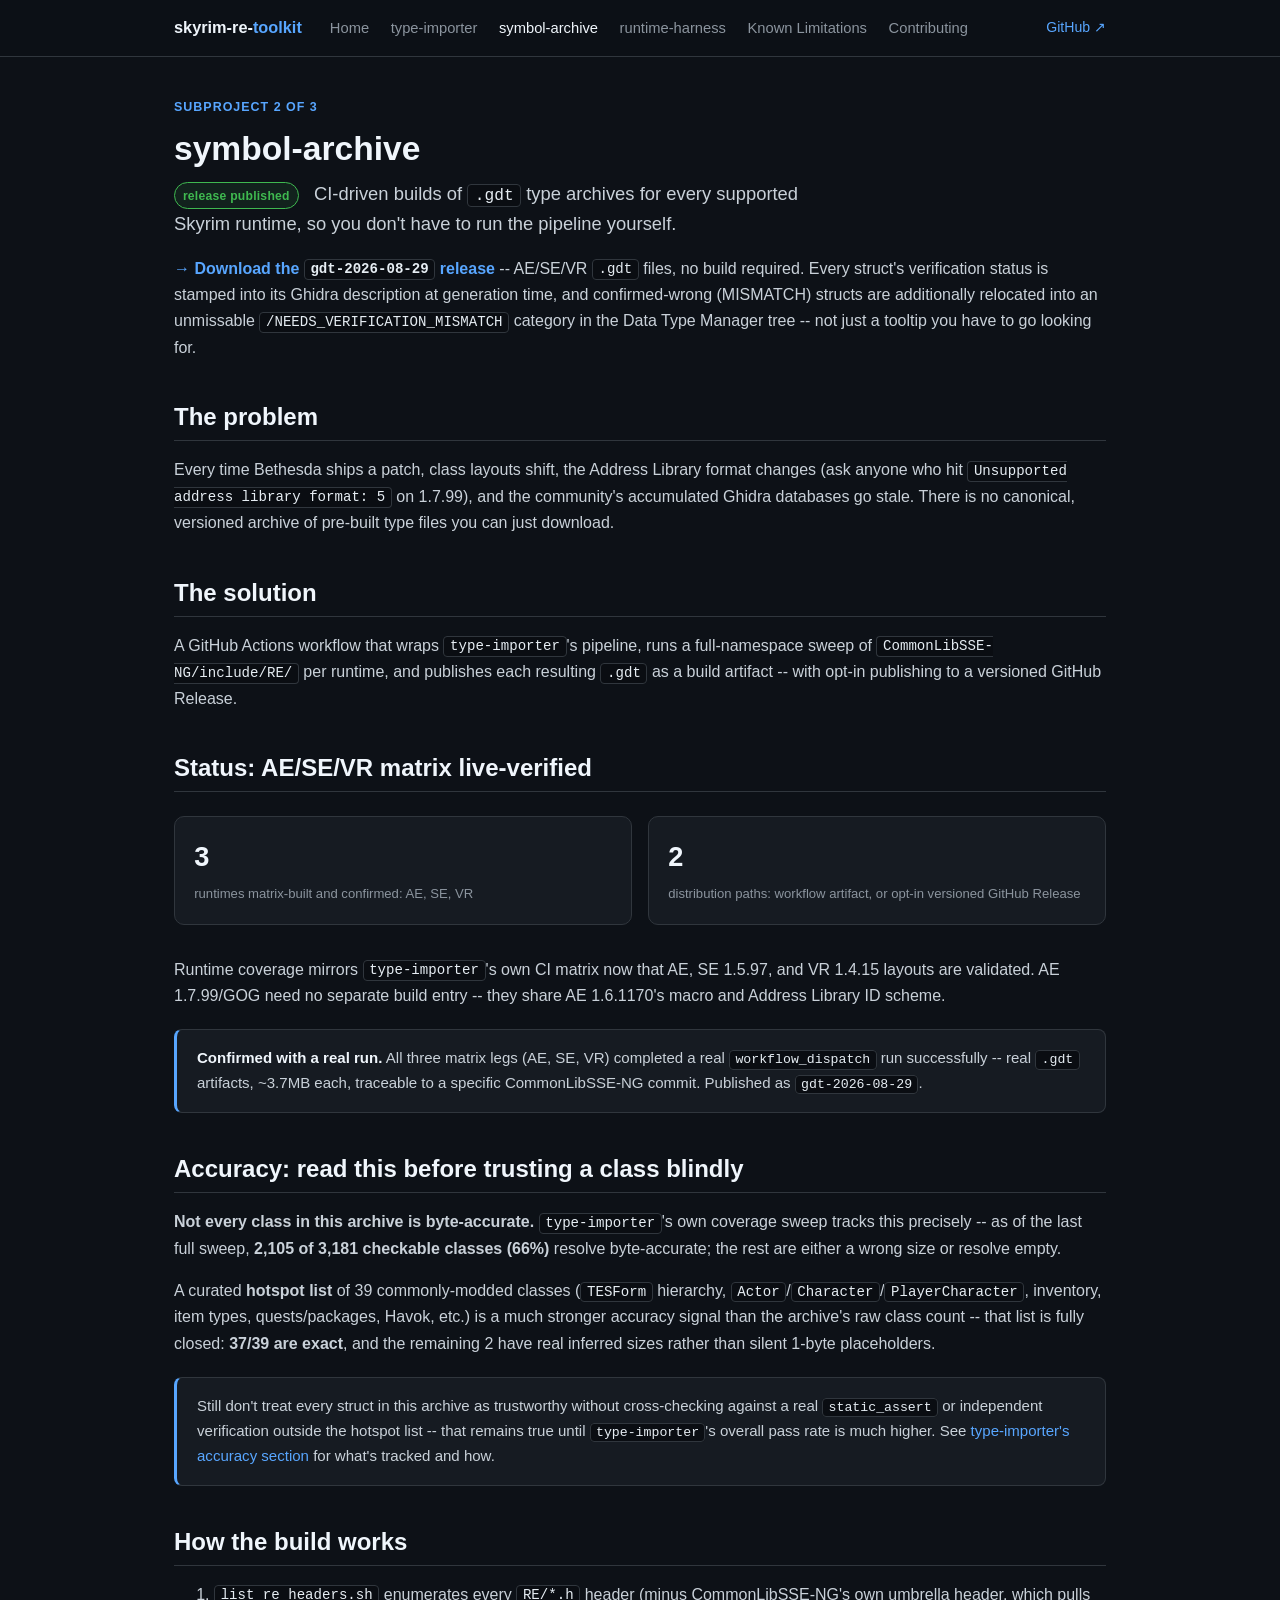
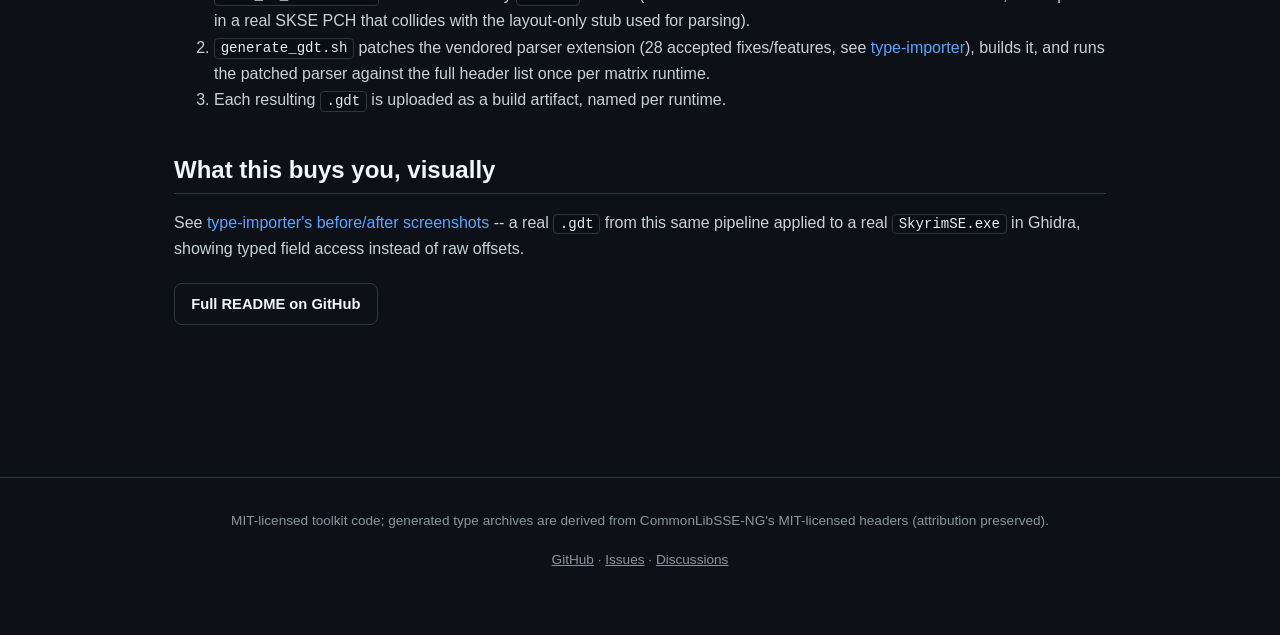
<file: docs/symbol-archive.html>
<!doctype html>
<html lang="en">
<head>
<meta charset="utf-8">
<title>symbol-archive -- skyrim-re-toolkit</title>
<meta name="viewport" content="width=device-width, initial-scale=1">
<meta name="description" content="CI-driven builds of pre-built Ghidra .gdt type archives per Skyrim runtime -- AE, SE, VR.">
<link rel="stylesheet" href="assets/css/style.css">
</head>
<body>

<div class="topbar">
  <div class="topbar-inner">
    <div class="topbar-brand">skyrim-re-<span>toolkit</span></div>
    <nav class="topbar-nav">
      <a href="index.html">Home</a>
      <a href="type-importer.html">type-importer</a>
      <a href="symbol-archive.html" class="active">symbol-archive</a>
      <a href="runtime-harness.html">runtime-harness</a>
      <a href="known-limitations.html">Known Limitations</a>
      <a href="contributing.html">Contributing</a>
    </nav>
    <div class="topbar-gh"><a href="https://github.com/ByteBard97/skyrim-re-toolkit">GitHub ↗</a></div>
  </div>
</div>

<main>

  <div class="eyebrow">Subproject 2 of 3</div>
  <h1>symbol-archive</h1>
  <p class="lede"><span class="badge badge-good">release published</span> &nbsp; CI-driven builds of <code>.gdt</code> type archives for every supported Skyrim runtime, so you don't have to run the pipeline yourself.</p>

  <p><a href="https://github.com/ByteBard97/skyrim-re-toolkit/releases/tag/gdt-2026-08-29"><strong>&rarr; Download the <code>gdt-2026-08-29</code> release</strong></a> -- AE/SE/VR <code>.gdt</code> files, no build required. Every struct's verification status is stamped into its Ghidra description at generation time, and confirmed-wrong (MISMATCH) structs are additionally relocated into an unmissable <code>/NEEDS_VERIFICATION_MISMATCH</code> category in the Data Type Manager tree -- not just a tooltip you have to go looking for.</p>

  <h2>The problem</h2>
  <p>
    Every time Bethesda ships a patch, class layouts shift, the Address Library format changes (ask
    anyone who hit <code>Unsupported address library format: 5</code> on 1.7.99), and the community's
    accumulated Ghidra databases go stale. There is no canonical, versioned archive of pre-built type
    files you can just download.
  </p>

  <h2>The solution</h2>
  <p>
    A GitHub Actions workflow that wraps <a href="type-importer.html"><code>type-importer</code></a>'s
    pipeline, runs a full-namespace sweep of <code>CommonLibSSE-NG/include/RE/</code> per runtime, and
    publishes each resulting <code>.gdt</code> as a build artifact -- with opt-in publishing to a versioned
    GitHub Release.
  </p>

  <h2>Status: AE/SE/VR matrix live-verified</h2>
  <div class="stat-grid">
    <div class="stat"><span class="num">3</span><span class="label">runtimes matrix-built and confirmed: AE, SE, VR</span></div>
    <div class="stat"><span class="num">2</span><span class="label">distribution paths: workflow artifact, or opt-in versioned GitHub Release</span></div>
  </div>
  <p>
    Runtime coverage mirrors <code>type-importer</code>'s own CI matrix now that AE, SE 1.5.97, and VR
    1.4.15 layouts are validated. AE 1.7.99/GOG need no separate build entry -- they share AE 1.6.1170's
    macro and Address Library ID scheme.
  </p>
  <div class="callout">
    <strong>Confirmed with a real run.</strong> All three matrix legs (AE, SE, VR) completed a real
    <code>workflow_dispatch</code> run successfully -- real <code>.gdt</code> artifacts, ~3.7MB each,
    traceable to a specific CommonLibSSE-NG commit. Published as
    <a href="https://github.com/ByteBard97/skyrim-re-toolkit/releases/tag/gdt-2026-08-29"><code>gdt-2026-08-29</code></a>.
  </div>

  <h2>Accuracy: read this before trusting a class blindly</h2>
  <p>
    <strong>Not every class in this archive is byte-accurate.</strong> <code>type-importer</code>'s own
    coverage sweep tracks this precisely -- as of the last full sweep,
    <strong>2,105 of 3,181 checkable classes (66%)</strong> resolve byte-accurate; the rest are either a
    wrong size or resolve empty.
  </p>
  <p>
    A curated <strong>hotspot list</strong> of 39 commonly-modded classes (<code>TESForm</code> hierarchy,
    <code>Actor</code>/<code>Character</code>/<code>PlayerCharacter</code>, inventory, item types,
    quests/packages, Havok, etc.) is a much stronger accuracy signal than the archive's raw class count --
    that list is fully closed: <strong>37/39 are exact</strong>, and the remaining 2 have real inferred
    sizes rather than silent 1-byte placeholders.
  </p>
  <div class="callout">
    Still don't treat every struct in this archive as trustworthy without cross-checking against a real
    <code>static_assert</code> or independent verification outside the hotspot list -- that remains true
    until <code>type-importer</code>'s overall pass rate is much higher. See
    <a href="type-importer.html#accuracy">type-importer's accuracy section</a> for what's tracked and how.
  </div>

  <h2>How the build works</h2>
  <ol>
    <li><code>list_re_headers.sh</code> enumerates every <code>RE/*.h</code> header (minus CommonLibSSE-NG's own umbrella header, which pulls in a real SKSE PCH that collides with the layout-only stub used for parsing).</li>
    <li><code>generate_gdt.sh</code> patches the vendored parser extension (28 accepted fixes/features, see <a href="type-importer.html">type-importer</a>), builds it, and runs the patched parser against the full header list once per matrix runtime.</li>
    <li>Each resulting <code>.gdt</code> is uploaded as a build artifact, named per runtime.</li>
  </ol>

  <h2>What this buys you, visually</h2>
  <p>
    See <a href="type-importer.html#demo">type-importer's before/after screenshots</a> -- a real
    <code>.gdt</code> from this same pipeline applied to a real <code>SkyrimSE.exe</code> in Ghidra,
    showing typed field access instead of raw offsets.
  </p>

  <div class="btn-row">
    <a class="btn-outline" href="https://github.com/ByteBard97/skyrim-re-toolkit/blob/master/symbol-archive/README.md">Full README on GitHub</a>
  </div>

</main>

<footer>
  <p>MIT-licensed toolkit code; generated type archives are derived from CommonLibSSE-NG's MIT-licensed
  headers (attribution preserved).</p>
  <p>
    <a href="https://github.com/ByteBard97/skyrim-re-toolkit">GitHub</a> ·
    <a href="https://github.com/ByteBard97/skyrim-re-toolkit/issues">Issues</a> ·
    <a href="https://github.com/ByteBard97/skyrim-re-toolkit/discussions">Discussions</a>
  </p>
</footer>

</body>
</html>
</file>
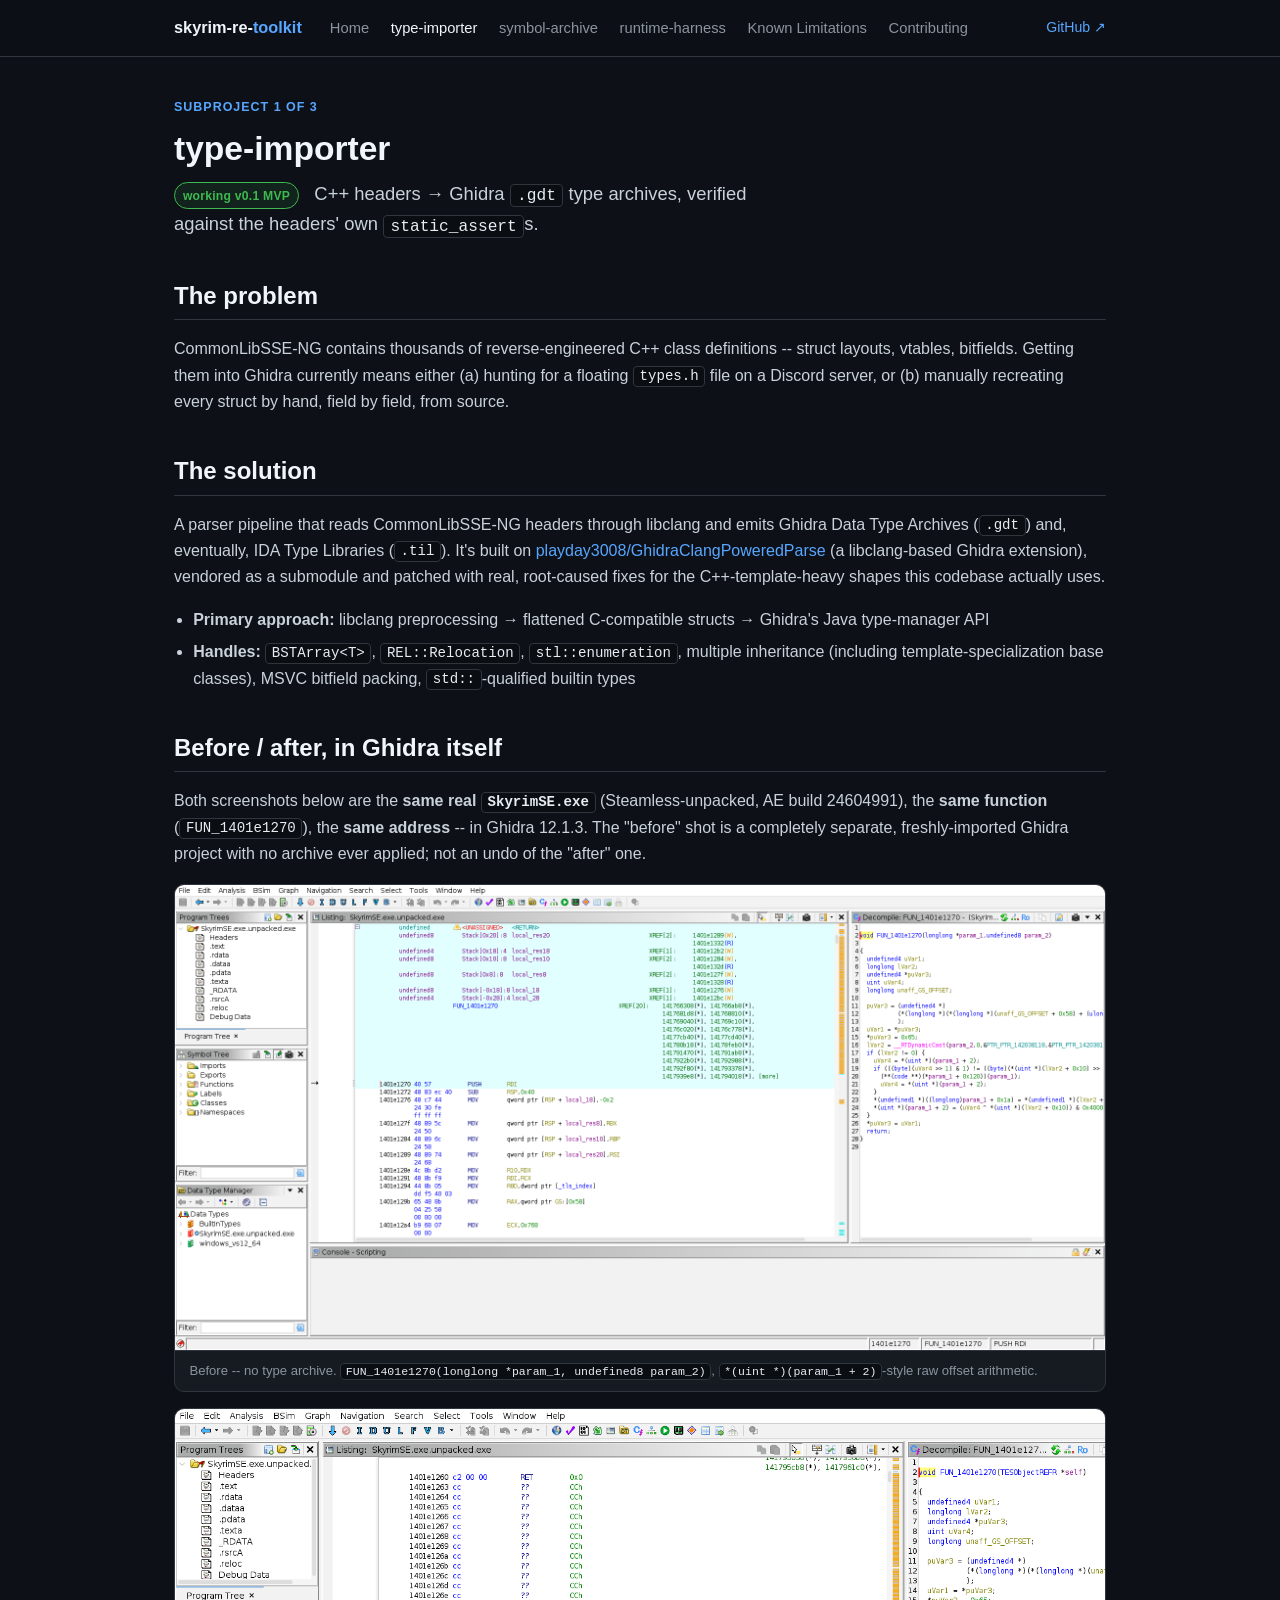
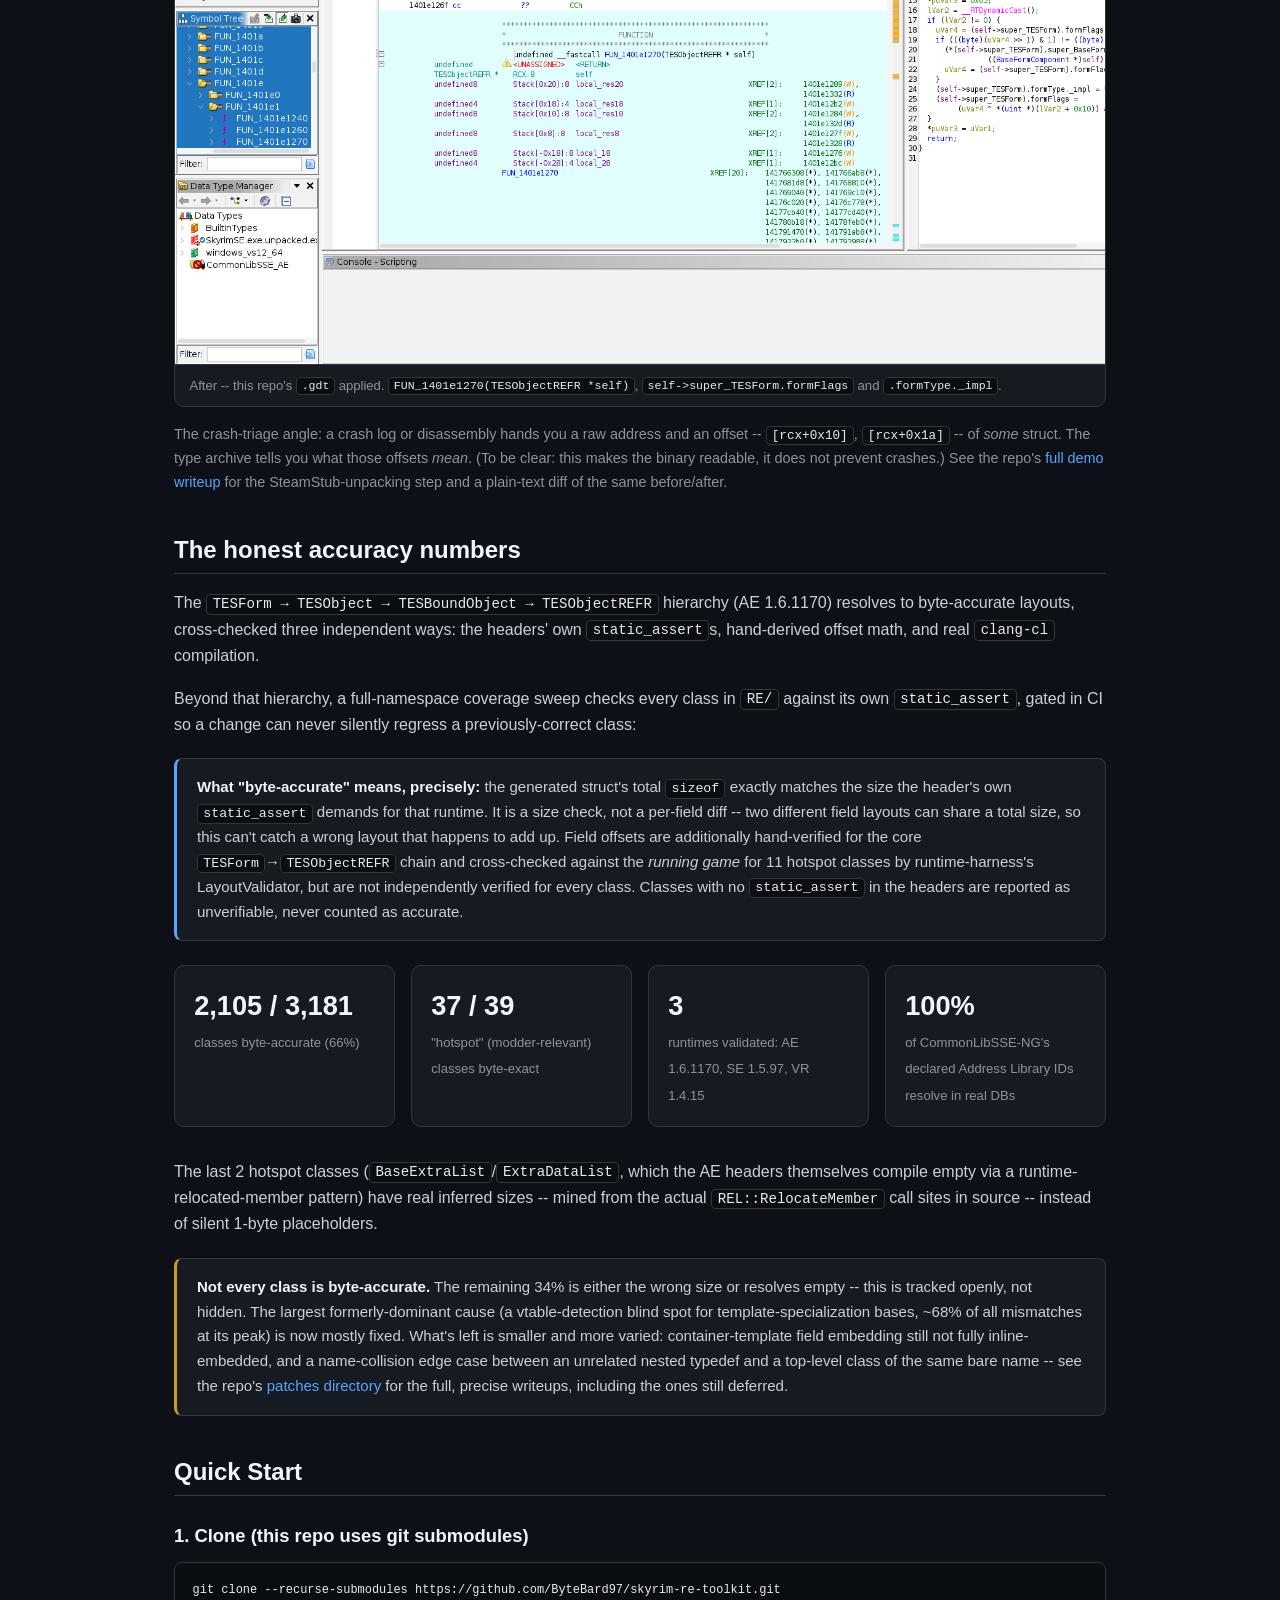
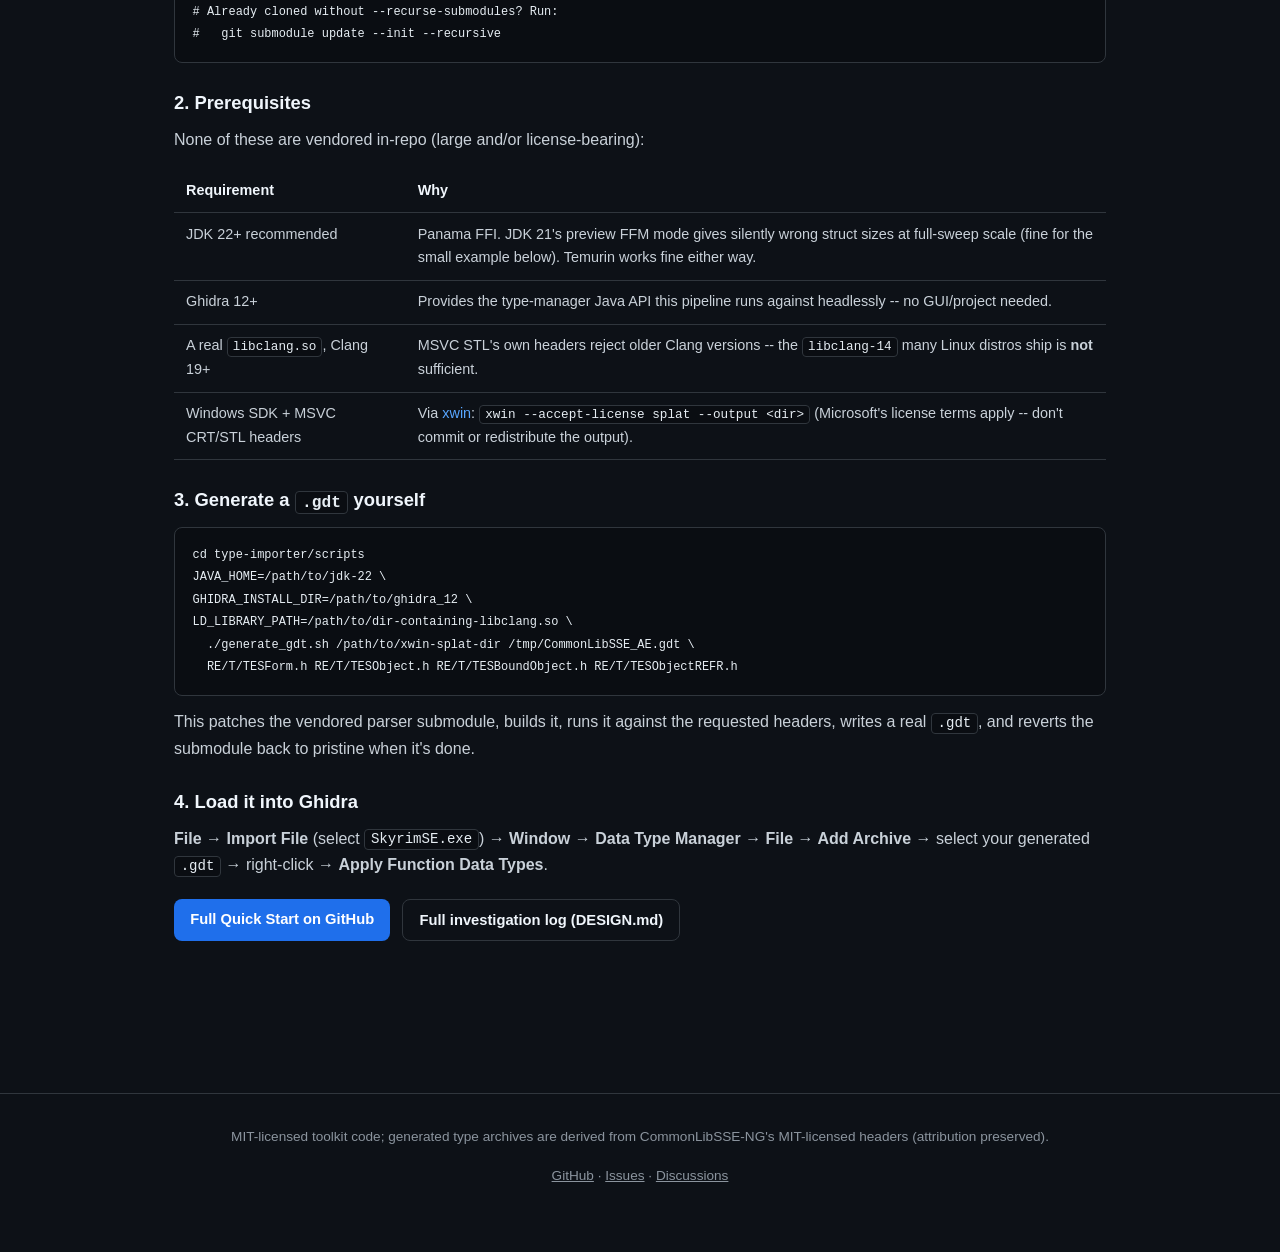
<file: docs/type-importer.html>
<!doctype html>
<html lang="en">
<head>
<meta charset="utf-8">
<title>type-importer -- skyrim-re-toolkit</title>
<meta name="viewport" content="width=device-width, initial-scale=1">
<meta name="description" content="Parses CommonLibSSE-NG C++ headers into real Ghidra type archives (.gdt) -- libclang-based, CI-verified against the headers' own static_asserts.">
<link rel="stylesheet" href="assets/css/style.css">
</head>
<body>

<div class="topbar">
  <div class="topbar-inner">
    <div class="topbar-brand">skyrim-re-<span>toolkit</span></div>
    <nav class="topbar-nav">
      <a href="index.html">Home</a>
      <a href="type-importer.html" class="active">type-importer</a>
      <a href="symbol-archive.html">symbol-archive</a>
      <a href="runtime-harness.html">runtime-harness</a>
      <a href="known-limitations.html">Known Limitations</a>
      <a href="contributing.html">Contributing</a>
    </nav>
    <div class="topbar-gh"><a href="https://github.com/ByteBard97/skyrim-re-toolkit">GitHub ↗</a></div>
  </div>
</div>

<main>

  <div class="eyebrow">Subproject 1 of 3</div>
  <h1>type-importer</h1>
  <p class="lede"><span class="badge badge-good">working v0.1 MVP</span> &nbsp; C++ headers → Ghidra <code>.gdt</code> type archives, verified against the headers' own <code>static_assert</code>s.</p>

  <h2>The problem</h2>
  <p>
    CommonLibSSE-NG contains thousands of reverse-engineered C++ class definitions -- struct layouts,
    vtables, bitfields. Getting them into Ghidra currently means either (a) hunting for a floating
    <code>types.h</code> file on a Discord server, or (b) manually recreating every struct by hand,
    field by field, from source.
  </p>

  <h2>The solution</h2>
  <p>
    A parser pipeline that reads CommonLibSSE-NG headers through libclang and emits Ghidra Data Type
    Archives (<code>.gdt</code>) and, eventually, IDA Type Libraries (<code>.til</code>). It's built on
    <a href="https://github.com/playday3008/GhidraClangPoweredParse">playday3008/GhidraClangPoweredParse</a>
    (a libclang-based Ghidra extension), vendored as a submodule and patched with real, root-caused fixes
    for the C++-template-heavy shapes this codebase actually uses.
  </p>
  <ul class="plain">
    <li><strong>Primary approach:</strong> libclang preprocessing → flattened C-compatible structs → Ghidra's Java type-manager API</li>
    <li><strong>Handles:</strong> <code>BSTArray&lt;T&gt;</code>, <code>REL::Relocation</code>, <code>stl::enumeration</code>, multiple inheritance (including template-specialization base classes), MSVC bitfield packing, <code>std::</code>-qualified builtin types</li>
  </ul>

  <h2 id="demo">Before / after, in Ghidra itself</h2>
  <p>
    Both screenshots below are the <strong>same real <code>SkyrimSE.exe</code></strong> (Steamless-unpacked,
    AE build 24604991), the <strong>same function</strong> (<code>FUN_1401e1270</code>), the
    <strong>same address</strong> -- in Ghidra 12.1.3. The "before" shot is a completely separate,
    freshly-imported Ghidra project with no archive ever applied; not an undo of the "after" one.
  </p>
  <div class="shot">
    <img src="assets/img/ghidra_untyped_decompile.png" alt="Ghidra decompiler window showing FUN_1401e1270 with untyped param_1/param_2 parameters and raw pointer-offset arithmetic like (longlong)param_1 + 0x1a">
    <div class="shot-caption">Before -- no type archive. <code>FUN_1401e1270(longlong *param_1, undefined8 param_2)</code>, <code>*(uint *)(param_1 + 2)</code>-style raw offset arithmetic.</div>
  </div>
  <div class="shot">
    <img src="assets/img/ghidra_typed_decompile.png" alt="Ghidra decompiler window showing the same function retyped to TESObjectREFR, with self->super_TESForm.formFlags and formType._impl instead of raw offsets">
    <div class="shot-caption">After -- this repo's <code>.gdt</code> applied. <code>FUN_1401e1270(TESObjectREFR *self)</code>, <code>self->super_TESForm.formFlags</code> and <code>.formType._impl</code>.</div>
  </div>
  <p style="font-size:0.9rem;color:var(--text-dim)">
    The crash-triage angle: a crash log or disassembly hands you a raw address and an offset --
    <code>[rcx+0x10]</code>, <code>[rcx+0x1a]</code> -- of <em>some</em> struct. The type archive tells you
    what those offsets <em>mean</em>. (To be clear: this makes the binary readable, it does not prevent
    crashes.) See the repo's <a href="https://github.com/ByteBard97/skyrim-re-toolkit/tree/master/demo">full demo writeup</a>
    for the SteamStub-unpacking step and a plain-text diff of the same before/after.
  </p>

  <h2 id="accuracy">The honest accuracy numbers</h2>
  <p>
    The <code>TESForm → TESObject → TESBoundObject → TESObjectREFR</code> hierarchy (AE 1.6.1170) resolves
    to byte-accurate layouts, cross-checked three independent ways: the headers' own <code>static_assert</code>s,
    hand-derived offset math, and real <code>clang-cl</code> compilation.
  </p>
  <p>
    Beyond that hierarchy, a full-namespace coverage sweep checks every class in <code>RE/</code> against
    its own <code>static_assert</code>, gated in CI so a change can never silently regress a previously-correct
    class:
  </p>
  <div class="callout">
    <strong>What "byte-accurate" means, precisely:</strong> the generated struct's total
    <code>sizeof</code> exactly matches the size the header's own <code>static_assert</code> demands for
    that runtime. It is a size check, not a per-field diff -- two different field layouts can share a total
    size, so this can't catch a wrong layout that happens to add up. Field offsets are additionally
    hand-verified for the core <code>TESForm</code>→<code>TESObjectREFR</code> chain and cross-checked
    against the <em>running game</em> for 11 hotspot classes by runtime-harness's LayoutValidator, but are
    not independently verified for every class. Classes with no <code>static_assert</code> in the headers
    are reported as unverifiable, never counted as accurate.
  </div>
  <div class="stat-grid">
    <div class="stat"><span class="num">2,105 / 3,181</span><span class="label">classes byte-accurate (66%)</span></div>
    <div class="stat"><span class="num">37 / 39</span><span class="label">"hotspot" (modder-relevant) classes byte-exact</span></div>
    <div class="stat"><span class="num">3</span><span class="label">runtimes validated: AE 1.6.1170, SE 1.5.97, VR 1.4.15</span></div>
    <div class="stat"><span class="num">100%</span><span class="label">of CommonLibSSE-NG's declared Address Library IDs resolve in real DBs</span></div>
  </div>
  <p>
    The last 2 hotspot classes (<code>BaseExtraList</code>/<code>ExtraDataList</code>, which the AE headers
    themselves compile empty via a runtime-relocated-member pattern) have real inferred sizes -- mined from
    the actual <code>REL::RelocateMember</code> call sites in source -- instead of silent 1-byte placeholders.
  </p>
  <div class="callout warn">
    <strong>Not every class is byte-accurate.</strong> The remaining 34% is either the wrong size or resolves
    empty -- this is tracked openly, not hidden. The largest formerly-dominant cause (a vtable-detection blind
    spot for template-specialization bases, ~68% of all mismatches at its peak) is now mostly fixed. What's
    left is smaller and more varied: container-template field embedding still not fully inline-embedded, and
    a name-collision edge case between an unrelated nested typedef and a top-level class of the same bare
    name -- see the repo's <a href="https://github.com/ByteBard97/skyrim-re-toolkit/tree/master/type-importer/patches">patches directory</a>
    for the full, precise writeups, including the ones still deferred.
  </div>

  <h2 id="quick-start">Quick Start</h2>

  <h3>1. Clone (this repo uses git submodules)</h3>
  <pre><code>git clone --recurse-submodules https://github.com/ByteBard97/skyrim-re-toolkit.git
# Already cloned without --recurse-submodules? Run:
#   git submodule update --init --recursive</code></pre>

  <h3>2. Prerequisites</h3>
  <p>None of these are vendored in-repo (large and/or license-bearing):</p>
  <table>
    <tr><th>Requirement</th><th>Why</th></tr>
    <tr>
      <td>JDK 22+ recommended</td>
      <td>Panama FFI. JDK 21's preview FFM mode gives silently wrong struct sizes at full-sweep scale (fine for the small example below). Temurin works fine either way.</td>
    </tr>
    <tr><td>Ghidra 12+</td><td>Provides the type-manager Java API this pipeline runs against headlessly -- no GUI/project needed.</td></tr>
    <tr>
      <td>A real <code>libclang.so</code>, Clang 19+</td>
      <td>MSVC STL's own headers reject older Clang versions -- the <code>libclang-14</code> many Linux distros ship is <strong>not</strong> sufficient.</td>
    </tr>
    <tr>
      <td>Windows SDK + MSVC CRT/STL headers</td>
      <td>Via <a href="https://github.com/Jake-Shadle/xwin">xwin</a>: <code>xwin --accept-license splat --output &lt;dir&gt;</code> (Microsoft's license terms apply -- don't commit or redistribute the output).</td>
    </tr>
  </table>

  <h3>3. Generate a <code>.gdt</code> yourself</h3>
  <pre><code>cd type-importer/scripts
JAVA_HOME=/path/to/jdk-22 \
GHIDRA_INSTALL_DIR=/path/to/ghidra_12 \
LD_LIBRARY_PATH=/path/to/dir-containing-libclang.so \
  ./generate_gdt.sh /path/to/xwin-splat-dir /tmp/CommonLibSSE_AE.gdt \
  RE/T/TESForm.h RE/T/TESObject.h RE/T/TESBoundObject.h RE/T/TESObjectREFR.h</code></pre>
  <p>
    This patches the vendored parser submodule, builds it, runs it against the requested headers, writes a
    real <code>.gdt</code>, and reverts the submodule back to pristine when it's done.
  </p>

  <h3>4. Load it into Ghidra</h3>
  <p>
    <strong>File → Import File</strong> (select <code>SkyrimSE.exe</code>) →
    <strong>Window → Data Type Manager → File → Add Archive</strong> → select your generated <code>.gdt</code> →
    right-click → <strong>Apply Function Data Types</strong>.
  </p>

  <div class="btn-row">
    <a class="btn" href="https://github.com/ByteBard97/skyrim-re-toolkit#quick-start">Full Quick Start on GitHub</a>
    <a class="btn-outline" href="https://github.com/ByteBard97/skyrim-re-toolkit/tree/master/type-importer/DESIGN.md">Full investigation log (DESIGN.md)</a>
  </div>

</main>

<footer>
  <p>MIT-licensed toolkit code; generated type archives are derived from CommonLibSSE-NG's MIT-licensed
  headers (attribution preserved).</p>
  <p>
    <a href="https://github.com/ByteBard97/skyrim-re-toolkit">GitHub</a> ·
    <a href="https://github.com/ByteBard97/skyrim-re-toolkit/issues">Issues</a> ·
    <a href="https://github.com/ByteBard97/skyrim-re-toolkit/discussions">Discussions</a>
  </p>
</footer>

</body>
</html>
</file>
<file: docs/assets/css/style.css>
:root {
  --bg: #0d1117;
  --bg-raised: #161b22;
  --bg-card: #161b22;
  --border: #30363d;
  --text: #c9d1d9;
  --text-dim: #8b949e;
  --heading: #f0f6fc;
  --accent: #58a6ff;
  --accent-dim: #1f6feb;
  --good: #3fb950;
  --warn: #d29922;
  --code-bg: #0a0d12;
  --max-width: 980px;
}

* { box-sizing: border-box; }

html { scroll-behavior: smooth; }

body {
  margin: 0;
  background: var(--bg);
  color: var(--text);
  font-family: -apple-system, BlinkMacSystemFont, "Segoe UI", Helvetica, Arial, sans-serif;
  line-height: 1.65;
  font-size: 16px;
}

a { color: var(--accent); text-decoration: none; }
a:hover { text-decoration: underline; }

h1, h2, h3, h4 {
  color: var(--heading);
  line-height: 1.3;
  font-weight: 650;
}

h1 { font-size: 2.1rem; margin: 0 0 0.5rem; }
h2 { font-size: 1.5rem; margin: 2.5rem 0 1rem; border-bottom: 1px solid var(--border); padding-bottom: 0.5rem; }
h3 { font-size: 1.15rem; margin: 1.75rem 0 0.75rem; }

p { margin: 0 0 1rem; }

code {
  font-family: ui-monospace, "SFMono-Regular", Menlo, Consolas, monospace;
  background: var(--code-bg);
  border: 1px solid var(--border);
  border-radius: 4px;
  padding: 0.1em 0.4em;
  font-size: 0.88em;
  color: #e6edf3;
}

pre {
  background: var(--code-bg);
  border: 1px solid var(--border);
  border-radius: 8px;
  padding: 1rem 1.1rem;
  overflow-x: auto;
  font-size: 0.85rem;
}
pre code { background: none; border: none; padding: 0; }

/* ---------- layout shell ---------- */

.topbar {
  border-bottom: 1px solid var(--border);
  background: rgba(13, 17, 23, 0.85);
  backdrop-filter: blur(6px);
  position: sticky;
  top: 0;
  z-index: 10;
}
.topbar-inner {
  max-width: var(--max-width);
  margin: 0 auto;
  padding: 0.9rem 1.5rem;
  display: flex;
  align-items: center;
  gap: 1.75rem;
  flex-wrap: wrap;
}
.topbar-brand {
  font-weight: 700;
  color: var(--heading);
  font-size: 1.02rem;
  white-space: nowrap;
}
.topbar-brand span { color: var(--accent); }
.topbar-nav {
  display: flex;
  gap: 1.35rem;
  flex-wrap: wrap;
  font-size: 0.92rem;
}
.topbar-nav a { color: var(--text-dim); }
.topbar-nav a:hover, .topbar-nav a.active { color: var(--heading); text-decoration: none; }
.topbar-gh {
  margin-left: auto;
  font-size: 0.88rem;
  color: var(--text-dim);
}

main {
  max-width: var(--max-width);
  margin: 0 auto;
  padding: 2.5rem 1.5rem 5rem;
}

.eyebrow {
  text-transform: uppercase;
  letter-spacing: 0.08em;
  font-size: 0.78rem;
  color: var(--accent);
  font-weight: 700;
  margin-bottom: 0.6rem;
}

.lede {
  font-size: 1.15rem;
  color: var(--text);
  max-width: 62ch;
}

footer {
  border-top: 1px solid var(--border);
  margin-top: 3rem;
  padding: 2rem 1.5rem 3rem;
  text-align: center;
  color: var(--text-dim);
  font-size: 0.85rem;
}
footer a { color: var(--text-dim); text-decoration: underline; }

/* ---------- reusable components ---------- */

.card-grid {
  display: grid;
  grid-template-columns: repeat(auto-fit, minmax(240px, 1fr));
  gap: 1.1rem;
  margin: 1.5rem 0 2rem;
}
.card {
  background: var(--bg-card);
  border: 1px solid var(--border);
  border-radius: 10px;
  padding: 1.35rem;
  display: flex;
  flex-direction: column;
  gap: 0.5rem;
}
.card h3 { margin: 0; font-size: 1.05rem; }
.card p { color: var(--text-dim); font-size: 0.92rem; margin: 0; }
.card .card-cta { margin-top: auto; font-size: 0.88rem; font-weight: 600; }
.card:hover { border-color: var(--accent-dim); }

.stat-grid {
  display: grid;
  grid-template-columns: repeat(auto-fit, minmax(150px, 1fr));
  gap: 1rem;
  margin: 1.5rem 0 2rem;
}
.stat {
  background: var(--bg-raised);
  border: 1px solid var(--border);
  border-radius: 10px;
  padding: 1.1rem 1.2rem;
}
.stat .num { font-size: 1.7rem; font-weight: 750; color: var(--heading); display: block; }
.stat .label { font-size: 0.82rem; color: var(--text-dim); }

.badge {
  display: inline-block;
  font-size: 0.76rem;
  font-weight: 700;
  padding: 0.2em 0.65em;
  border-radius: 999px;
  border: 1px solid;
  letter-spacing: 0.02em;
}
.badge-good { color: var(--good); border-color: var(--good); background: rgba(63, 185, 80, 0.1); }
.badge-warn { color: var(--warn); border-color: var(--warn); background: rgba(210, 153, 34, 0.1); }
.badge-progress { color: var(--accent); border-color: var(--accent); background: rgba(88, 166, 255, 0.1); }

table {
  width: 100%;
  border-collapse: collapse;
  margin: 1rem 0 1.5rem;
  font-size: 0.9rem;
}
th, td {
  text-align: left;
  padding: 0.6rem 0.75rem;
  border-bottom: 1px solid var(--border);
  vertical-align: top;
}
th { color: var(--heading); font-weight: 650; }

.shot {
  border: 1px solid var(--border);
  border-radius: 10px;
  overflow: hidden;
  margin: 1rem 0;
  background: var(--bg-raised);
}
.shot img { display: block; width: 100%; height: auto; }
.shot-caption {
  padding: 0.6rem 0.9rem;
  font-size: 0.82rem;
  color: var(--text-dim);
  border-top: 1px solid var(--border);
}
.shot-pair {
  display: grid;
  grid-template-columns: 1fr 1fr;
  gap: 1rem;
}
@media (max-width: 720px) {
  .shot-pair { grid-template-columns: 1fr; }
}

.callout {
  border: 1px solid var(--border);
  border-left: 3px solid var(--accent);
  background: var(--bg-raised);
  border-radius: 8px;
  padding: 1rem 1.25rem;
  margin: 1.25rem 0;
  font-size: 0.94rem;
}
.callout.warn { border-left-color: var(--warn); }
.callout strong { color: var(--heading); }

.btn {
  display: inline-block;
  background: var(--accent-dim);
  color: white;
  padding: 0.55em 1.1em;
  border-radius: 8px;
  font-weight: 650;
  font-size: 0.92rem;
}
.btn:hover { background: var(--accent); text-decoration: none; }
.btn-outline {
  display: inline-block;
  border: 1px solid var(--border);
  color: var(--heading);
  padding: 0.55em 1.1em;
  border-radius: 8px;
  font-weight: 600;
  font-size: 0.92rem;
}
.btn-outline:hover { border-color: var(--accent); text-decoration: none; }
.btn-row { display: flex; gap: 0.75rem; flex-wrap: wrap; margin: 1.25rem 0 1.5rem; }

ul.plain { padding-left: 1.2rem; }
ul.plain li { margin-bottom: 0.4rem; }

.hero {
  padding: 1rem 0 0.5rem;
}
</file>
